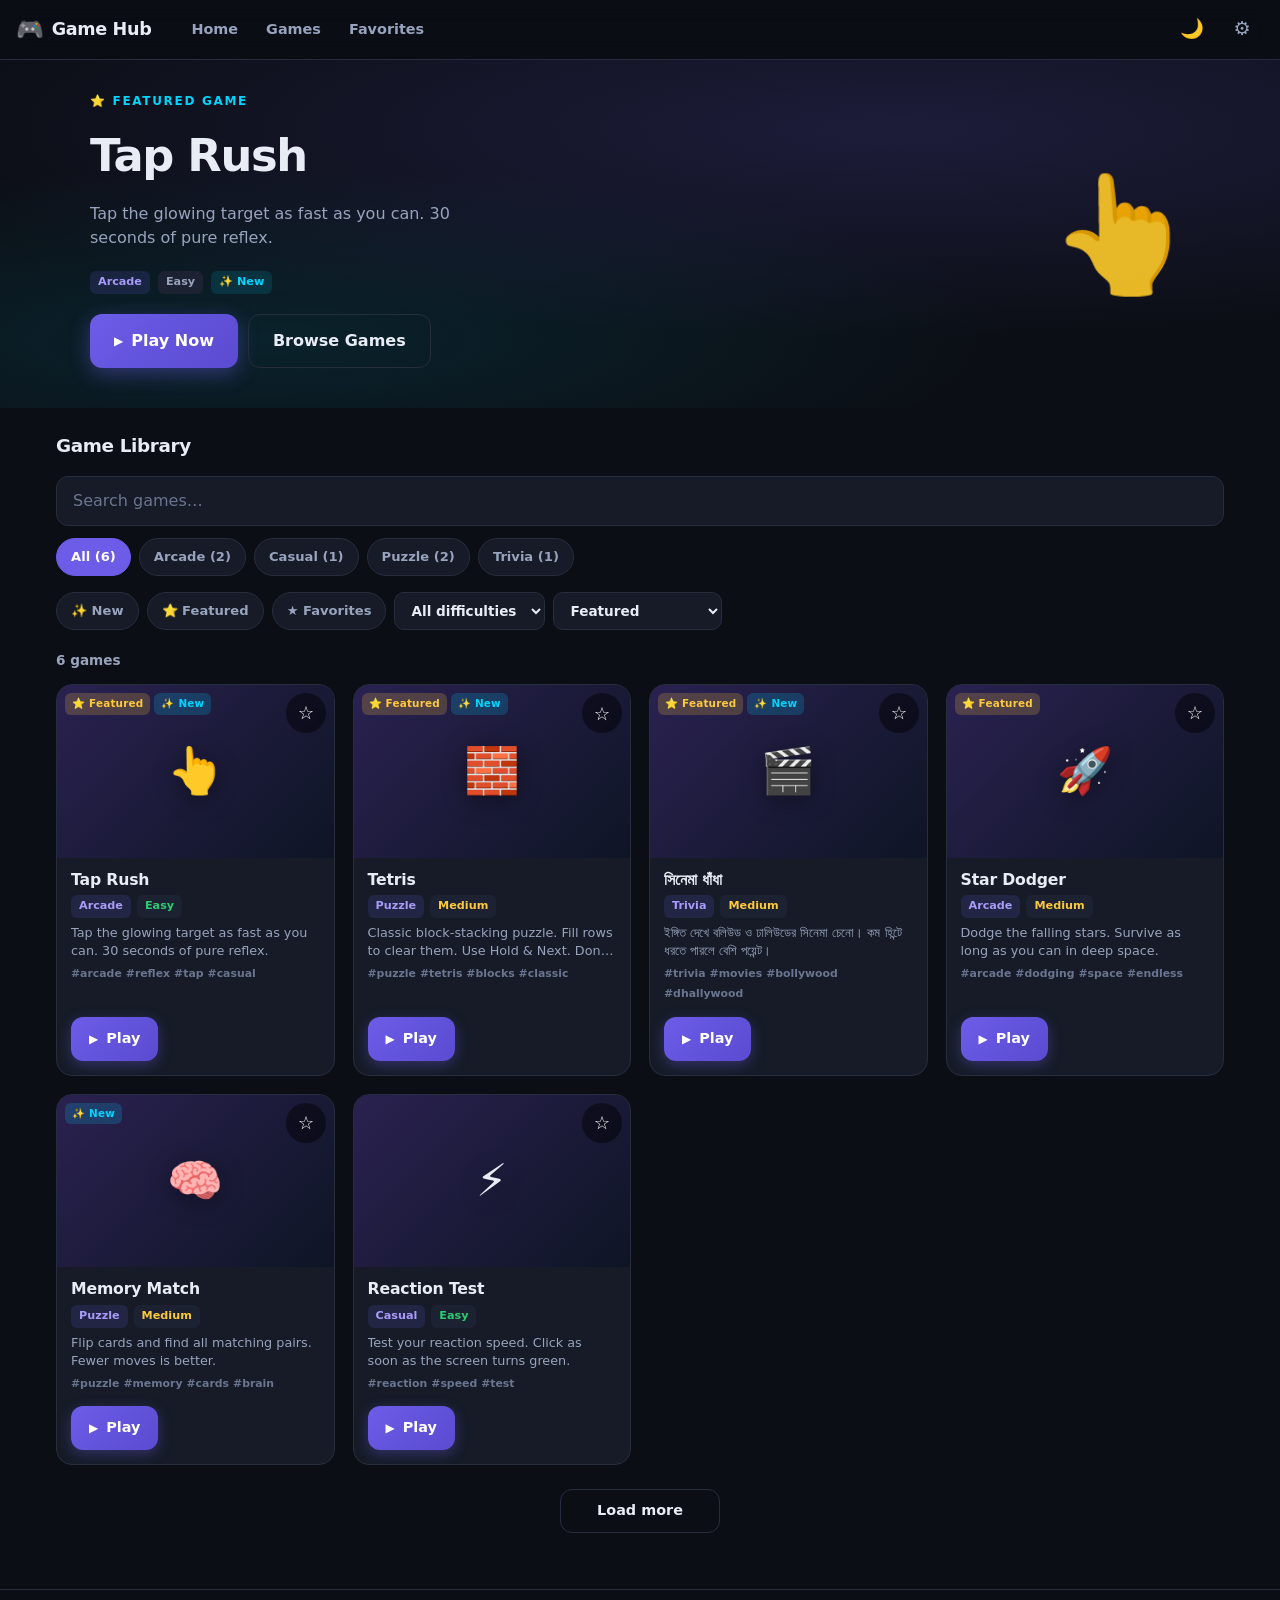
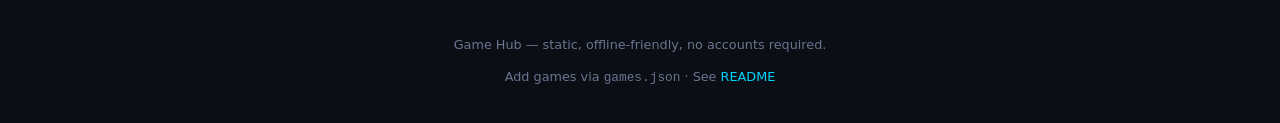
<file: index.html>
<!DOCTYPE html>
<html lang="en" data-theme="dark">
<head>
  <meta charset="utf-8">
  <meta name="viewport" content="width=device-width, initial-scale=1, viewport-fit=cover">
  <meta name="theme-color" content="#0b0e14">
  <meta name="description" content="Game Hub — a fast, static library of instant-play browser games.">
  <title>Game Hub</title>
  <link rel="stylesheet" href="css/style.css">
</head>
<body>
  <a class="skip-link" href="#library">Skip to games</a>

  <!-- ========== HEADER ========== -->
  <header class="site-header">
    <a class="logo" href="./">
      <span class="logo-icon" aria-hidden="true">🎮</span>
      <span>Game Hub</span>
    </a>

    <nav class="main-nav" id="main-nav" aria-label="Main">
      <a class="nav-link" href="./">Home</a>
      <a class="nav-link" href="#library">Games</a>
      <a class="nav-link" href="#library" data-action="show-favorites">Favorites</a>
    </nav>

    <div class="header-actions">
      <button type="button" class="icon-btn" id="theme-toggle" aria-label="Switch theme">🌙</button>
      <button type="button" class="icon-btn" id="settings-btn" aria-label="Settings">⚙️</button>
      <button type="button" class="icon-btn menu-btn" id="menu-btn" aria-label="Menu" aria-expanded="false" aria-controls="main-nav">☰</button>
    </div>
  </header>

  <main>
    <!-- ========== HERO ========== -->
    <section class="hero" id="hero" aria-label="Featured game">
      <!-- filled by JS -->
    </section>

    <!-- ========== RECENTLY PLAYED ========== -->
    <section class="section" id="recent-section" hidden>
      <div class="section-header">
        <h2 class="section-title">Recently Played</h2>
        <button type="button" class="clear-recent-btn" data-action="clear-recent">Clear</button>
      </div>
      <div class="recent-row" id="recent-row"></div>
    </section>

    <!-- ========== LIBRARY ========== -->
    <section class="section" id="library">
      <div class="section-header">
        <h2 class="section-title">Game Library</h2>
      </div>

      <div class="toolbar">
        <div class="search-wrap">
          <label class="sr-only" for="search-input">Search games</label>
          <input type="search" id="search-input" placeholder="Search games…" autocomplete="off" enterkeyhint="search">
          <button type="button" class="search-clear" id="search-clear" hidden aria-label="Clear search">✕</button>
        </div>

        <div class="filter-row" id="category-chips" role="group" aria-label="Categories">
          <!-- filled by JS -->
        </div>

        <div class="filter-row">
          <button type="button" class="toggle-chip" data-toggle="new" aria-pressed="false">✨ New</button>
          <button type="button" class="toggle-chip" data-toggle="featured" aria-pressed="false">⭐ Featured</button>
          <button type="button" class="toggle-chip" data-toggle="favorites" aria-pressed="false">★ Favorites</button>

          <div class="select-wrap">
            <label class="sr-only" for="difficulty-select">Difficulty</label>
            <select id="difficulty-select">
              <option value="All">All difficulties</option>
            </select>
          </div>

          <div class="select-wrap">
            <label class="sr-only" for="sort-select">Sort by</label>
            <select id="sort-select">
              <option value="featured">Featured</option>
              <option value="newest">Newest</option>
              <option value="alphabetical">A–Z</option>
              <option value="recent">Recently Played</option>
              <option value="plays">Most Played</option>
              <option value="favorites">Favorites First</option>
            </select>
          </div>
        </div>
      </div>

      <div class="results-bar">
        <span class="results-count" id="results-count"></span>
        <button type="button" class="reset-btn" id="reset-filters" hidden>Reset filters</button>
      </div>

      <div id="library-status" aria-live="polite"></div>
      <div class="game-grid" id="game-grid" role="list"></div>

      <div class="load-more-wrap">
        <button type="button" class="btn btn-ghost" id="load-more" hidden>Load more</button>
      </div>
    </section>
  </main>

  <footer class="site-footer">
    <p>Game Hub — static, offline-friendly, no accounts required.</p>
    <p>Add games via <code>games.json</code> · See <a href="README.md">README</a></p>
  </footer>

  <!-- ========== DETAIL MODAL ========== -->
  <div class="modal" id="detail-modal" hidden role="dialog" aria-modal="true" aria-labelledby="detail-title">
    <div class="modal-backdrop" data-close-modal></div>
    <div class="modal-panel">
      <div class="modal-header">
        <h2 class="modal-title">Game Details</h2>
        <button type="button" class="modal-close" data-close-modal aria-label="Close">✕</button>
      </div>
      <div class="modal-body" id="detail-content"></div>
    </div>
  </div>

  <!-- ========== SETTINGS MODAL ========== -->
  <div class="modal" id="settings-modal" hidden role="dialog" aria-modal="true" aria-labelledby="settings-title">
    <div class="modal-backdrop" data-close-modal></div>
    <div class="modal-panel">
      <div class="modal-header">
        <h2 class="modal-title" id="settings-title">Settings</h2>
        <button type="button" class="modal-close" data-close-modal aria-label="Close">✕</button>
      </div>
      <div class="modal-body">
        <div class="settings-group">
          <h3>Appearance</h3>
          <div class="setting-row">
            <div>
              <div class="setting-label">Theme</div>
              <div class="setting-desc">Dark, light, or match system</div>
            </div>
            <select id="setting-theme">
              <option value="dark">Dark</option>
              <option value="light">Light</option>
              <option value="system">System</option>
            </select>
          </div>
          <div class="setting-row">
            <div>
              <div class="setting-label">Reduce motion</div>
              <div class="setting-desc">Minimize animations</div>
            </div>
            <input type="checkbox" id="setting-motion">
          </div>
          <div class="setting-row">
            <div>
              <div class="setting-label">Compact cards</div>
              <div class="setting-desc">Smaller cards, denser grid</div>
            </div>
            <input type="checkbox" id="setting-compact">
          </div>
        </div>

        <div class="settings-group danger-zone">
          <h3>Data</h3>
          <button type="button" class="btn btn-ghost" id="clear-favorites">Clear favorites</button>
          <button type="button" class="btn btn-ghost" id="clear-recent">Clear recently played</button>
          <button type="button" class="btn btn-ghost" id="clear-plays">Clear play counts</button>
          <button type="button" class="btn btn-ghost" id="reset-all">Reset all Game Hub data</button>
          <p id="storage-note"></p>
        </div>
      </div>
    </div>
  </div>

  <!-- Toasts -->
  <div id="toast-region" aria-live="polite" aria-atomic="true"></div>

  <script src="js/storage.js"></script>
  <script src="js/games.js"></script>
  <script src="js/ui.js"></script>
  <script src="js/app.js"></script>
</body>
</html>
</file>
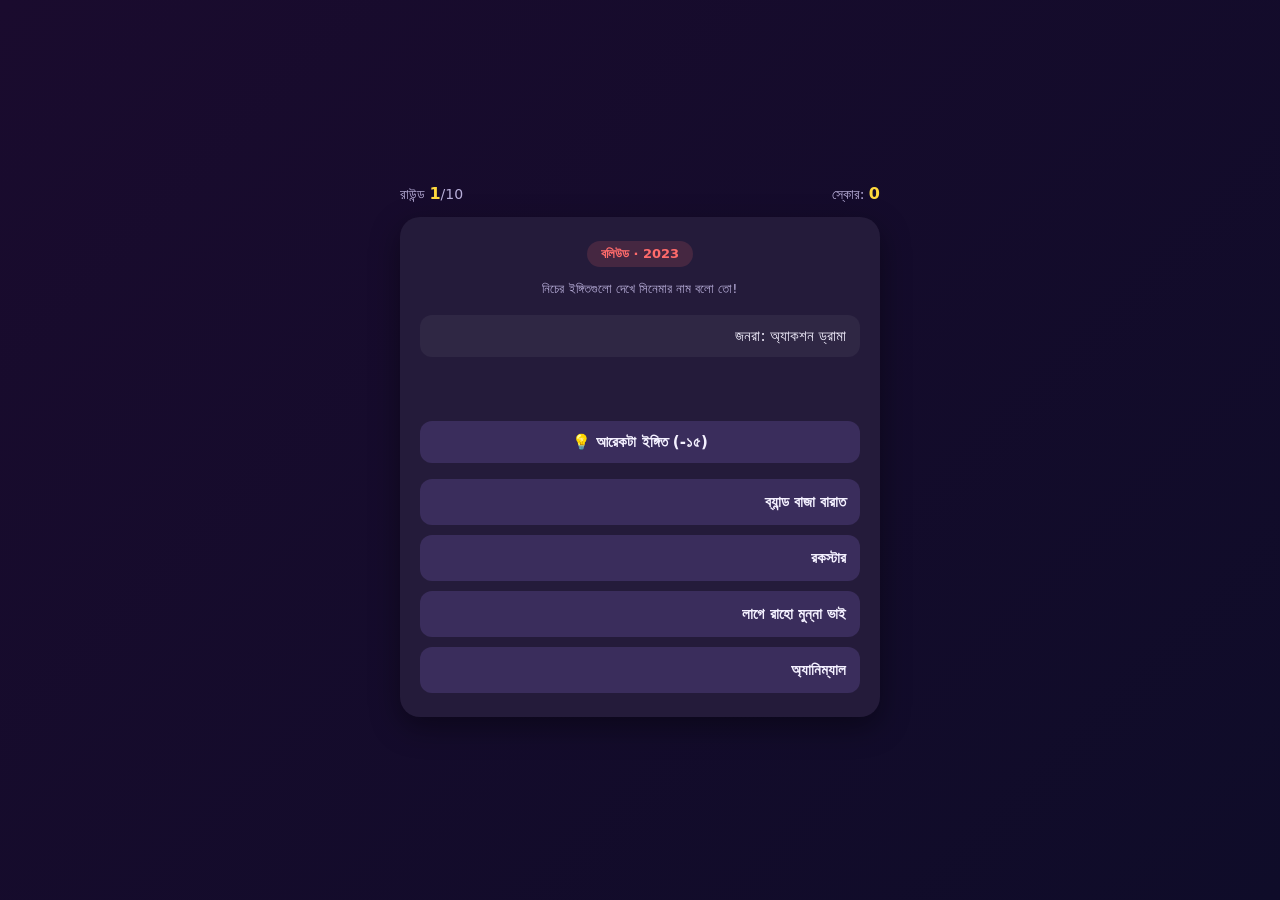
<file: games/cinemle/index.html>
<!DOCTYPE html>
<html lang="bn">
<head>
<meta charset="UTF-8">
<meta name="viewport" content="width=device-width, initial-scale=1.0">
<title>সিনেমা ধাঁধা - Cinema Clue</title>
<style>
  :root{
    --bg1:#1a0b2e; --bg2:#0f0c29; --accent:#ff6b6b; --accent2:#ffd93d;
    --card:#241b3a; --text:#f4f1ff; --muted:#b8aed9; --good:#4caf50; --bad:#e74c3c;
  }
  *{box-sizing:border-box;}
  body{
    margin:0; min-height:100vh; font-family:"Segoe UI",system-ui,sans-serif;
    background:linear-gradient(135deg,var(--bg1),var(--bg2));
    color:var(--text); display:flex; align-items:center; justify-content:center;
    padding:16px;
  }
  .wrap{width:100%; max-width:480px;}
  .topbar{display:flex; justify-content:space-between; align-items:center; margin-bottom:14px; font-size:14px; color:var(--muted);}
  .topbar b{color:var(--accent2); font-size:16px;}
  .card{
    background:var(--card); border-radius:20px; padding:24px 20px;
    box-shadow:0 10px 30px rgba(0,0,0,.4); text-align:center;
  }
  h1{font-size:22px; margin:0 0 4px;}
  .sub{color:var(--muted); font-size:13px; margin-bottom:18px;}
  .meta{
    display:inline-block; background:rgba(255,107,107,.15); color:var(--accent);
    padding:5px 14px; border-radius:999px; font-size:13px; font-weight:600; margin-bottom:14px;
  }
  .hints{min-height:90px; text-align:right; direction:rtl;}
  .hint-line{
    background:rgba(255,255,255,.05); border-radius:12px; padding:10px 14px;
    margin-bottom:8px; font-size:15px; line-height:1.5; animation:fadeIn .35s ease;
  }
  @keyframes fadeIn{from{opacity:0; transform:translateY(-6px);} to{opacity:1; transform:translateY(0);}}
  .btnrow{display:flex; gap:10px; margin:16px 0;}
  button{
    font-family:inherit; cursor:pointer; border:none; border-radius:12px;
    padding:12px 16px; font-size:15px; font-weight:600; transition:.15s transform;
  }
  button:active{transform:scale(.96);}
  .btn-hint{flex:1; background:#3a2d5c; color:var(--text);}
  .btn-hint:disabled{opacity:.35; cursor:default;}
  .options{display:grid; gap:10px; margin-top:6px; direction:rtl;}
  .opt{background:#3a2d5c; color:var(--text); text-align:right; padding:14px; border-radius:12px; font-size:15px;}
  .opt.correct{background:var(--good)!important;}
  .opt.wrong{background:var(--bad)!important;}
  .opt:disabled{cursor:default;}
  .footer{margin-top:18px; display:flex; justify-content:center;}
  .btn-primary{background:linear-gradient(135deg,var(--accent),#ff9068); color:#fff; padding:12px 28px;}
  .score-big{font-size:44px; font-weight:800; color:var(--accent2); margin:6px 0;}
  .end .card{padding:32px 20px;}
</style>
</head>
<body>
<div class="wrap">
  <div class="topbar">
    <span>রাউন্ড <b id="roundNo">1</b>/<span id="roundTotal">10</span></span>
    <span>স্কোর: <b id="scoreDisp">0</b></span>
  </div>

  <div class="card" id="gameCard">
    <div class="meta" id="metaTag">বলিউড · ১৯৯০</div>
    <div class="sub">নিচের ইঙ্গিতগুলো দেখে সিনেমার নাম বলো তো!</div>
    <div class="hints" id="hintsBox"></div>

    <div class="btnrow">
      <button class="btn-hint" id="hintBtn">💡 আরেকটা ইঙ্গিত (-১৫)</button>
    </div>

    <div class="options" id="optionsBox"></div>
  </div>

  <div class="footer" id="nextFooter" style="display:none;">
    <button class="btn-primary" id="nextBtn">পরের প্রশ্ন ➜</button>
  </div>
</div>

<script>
const MOVIES = [
  {
    "name": "শোলে",
    "meta": "বলিউড · 1975",
    "hints": [
      "জনরা: অ্যাকশন-ড্রামা",
      "মুক্তি ১৯৭৫ সালে",
      "একজন ভিলেনের নাম 'গব্বর সিং'",
      "প্রধান অভিনেতা অমিতাভ বচ্চন",
      "🐎🔫🏜️ দুই বন্ধু মিলে গ্রাম বাঁচায়"
    ]
  },
  {
    "name": "মুঘল-ই-আজম",
    "meta": "বলিউড · 1960",
    "hints": [
      "জনরা: ঐতিহাসিক রোমান্স",
      "মুক্তি ১৯৬০ সালে",
      "সম্রাট আকবর ও তার পুত্রের দ্বন্দ্ব নিয়ে গল্প",
      "প্রধান অভিনেত্রী মধুবালা",
      "👑💃🕌 একটা নাচের দৃশ্য কিংবদন্তি হয়ে আছে"
    ]
  },
  {
    "name": "দিলওয়ালে দুলহানিয়া লে জায়েঙ্গে",
    "meta": "বলিউড · 1995",
    "hints": [
      "জনরা: রোমান্স",
      "মুক্তি ১৯৯৫ সালে",
      "ইউরোপ ট্যুরে দুই তরুণের প্রথম দেখা",
      "প্রধান অভিনেতা শাহরুখ খান",
      "🚂🌾💛 সরিষা ক্ষেতের দৃশ্য আইকনিক"
    ]
  },
  {
    "name": "কুচ কুচ হোতা হ্যায়",
    "meta": "বলিউড · 1998",
    "hints": [
      "জনরা: রোমান্টিক ড্রামা",
      "মুক্তি ১৯৯৮ সালে",
      "কলেজ বন্ধুত্ব থেকে প্রেমের গল্প",
      "প্রধান অভিনেতা শাহরুখ খান",
      "💌🎓👗 নায়িকা টমবয় থেকে বদলে যায়"
    ]
  },
  {
    "name": "থ্রি ইডিয়টস",
    "meta": "বলিউড · 2009",
    "hints": [
      "জনরা: কমেডি-ড্রামা",
      "মুক্তি ২০০৯ সালে",
      "একটা ইঞ্জিনিয়ারিং কলেজের গল্প",
      "প্রধান অভিনেতা আমির খান",
      "🎓📚😂 'অল ইজ ওয়েল' ডায়ালগ বিখ্যাত"
    ]
  },
  {
    "name": "দঙ্গল",
    "meta": "বলিউড · 2016",
    "hints": [
      "জনরা: স্পোর্টস ড্রামা",
      "মুক্তি ২০১৬ সালে",
      "একজন বাবা তার মেয়েদের কুস্তিগীর বানান",
      "প্রধান অভিনেতা আমির খান",
      "🤼‍♀️🥇 সত্যি ঘটনা অবলম্বনে"
    ]
  },
  {
    "name": "লগান",
    "meta": "বলিউড · 2001",
    "hints": [
      "জনরা: স্পোর্টস-পিরিয়ড ড্রামা",
      "মুক্তি ২০০১ সালে",
      "ব্রিটিশ আমলে কর মকুবের জন্য একটা ম্যাচ",
      "প্রধান অভিনেতা আমির খান",
      "🏏☀️ পুরো গ্রামের ভাগ্য বাজিতে"
    ]
  },
  {
    "name": "জিন্দেগি না মিলেগি দোবারা",
    "meta": "বলিউড · 2011",
    "hints": [
      "জনরা: রোড ট্রিপ ড্রামা",
      "মুক্তি ২০১১ সালে",
      "তিন বন্ধু স্পেনে বেড়াতে যায়",
      "প্রধান অভিনেতা হৃতিক রোশন",
      "🚗🇪🇸🍷 নাম মানে 'জীবন আবার আসবে না'"
    ]
  },
  {
    "name": "গালি বয়",
    "meta": "বলিউড · 2019",
    "hints": [
      "জনরা: মিউজিক্যাল ড্রামা",
      "মুক্তি ২০১৯ সালে",
      "মুম্বাইয়ের বস্তির এক র‍্যাপারের গল্প",
      "প্রধান অভিনেতা রণবীর সিং",
      "🎤🏙️🔥 হিপ-হপ কালচার নিয়ে সিনেমা"
    ]
  },
  {
    "name": "পিকে",
    "meta": "বলিউড · 2014",
    "hints": [
      "জনরা: সাই-ফাই কমেডি",
      "মুক্তি ২০১৪ সালে",
      "এক ভিনগ্রহী পৃথিবীতে এসে ধর্ম নিয়ে প্রশ্ন তোলে",
      "প্রধান অভিনেতা আমির খান",
      "👽📡❓ রিমোট কন্ট্রোল খুঁজে বেড়ায়"
    ]
  },
  {
    "name": "বজরঙ্গি ভাইজান",
    "meta": "বলিউড · 2015",
    "hints": [
      "জনরা: ড্রামা",
      "মুক্তি ২০১৫ সালে",
      "এক পাকিস্তানি বোবা মেয়েকে দেশে ফেরানোর গল্প",
      "প্রধান অভিনেতা সালমান খান",
      "🇮🇳🇵🇰❤️ সীমান্ত পেরিয়ে মানবিকতার গল্প"
    ]
  },
  {
    "name": "চাক দে ইন্ডিয়া",
    "meta": "বলিউড · 2007",
    "hints": [
      "জনরা: স্পোর্টস ড্রামা",
      "মুক্তি ২০০৭ সালে",
      "জাতীয় মহিলা হকি দলের গল্প",
      "প্রধান অভিনেতা শাহরুখ খান",
      "🏑🇮🇳 কোচ চরিত্রে শাহরুখ"
    ]
  },
  {
    "name": "স্বদেশ",
    "meta": "বলিউড · 2004",
    "hints": [
      "জনরা: ড্রামা",
      "মুক্তি ২০০৪ সালে",
      "NASA-র এক ইঞ্জিনিয়ার গ্রামে ফিরে আসে",
      "প্রধান অভিনেতা শাহরুখ খান",
      "🛰️🏡🇮🇳 বিদ্যুৎ না থাকা এক গ্রামের গল্প"
    ]
  },
  {
    "name": "তারে জামিন পার",
    "meta": "বলিউড · 2007",
    "hints": [
      "জনরা: ড্রামা",
      "মুক্তি ২০০৭ সালে",
      "ডিসলেক্সিয়া আক্রান্ত এক শিশুর গল্প",
      "প্রধান অভিনেতা আমির খান (পরিচালকও)",
      "🎨✏️👦 একজন শিক্ষক বদলে দেন শিশুর জীবন"
    ]
  },
  {
    "name": "জোধা আকবর",
    "meta": "বলিউড · 2008",
    "hints": [
      "জনরা: ঐতিহাসিক রোমান্স",
      "মুক্তি ২০০৮ সালে",
      "সম্রাট আকবর ও রাজপুত রাজকন্যার বিয়ে",
      "প্রধান অভিনেতা হৃতিক রোশন",
      "👑💍🗡️ রাজনৈতিক বিয়ে থেকে প্রেমের গল্প"
    ]
  },
  {
    "name": "দেবদাস",
    "meta": "বলিউড · 2002",
    "hints": [
      "জনরা: ট্র্যাজিক রোমান্স",
      "মুক্তি ২০০২ সালে",
      "শরৎচন্দ্রের উপন্যাস অবলম্বনে",
      "প্রধান অভিনেতা শাহরুখ খান",
      "🍷💔 নায়ক মদ্যপানে নিজেকে ধ্বংস করে"
    ]
  },
  {
    "name": "কাভি খুশি কাভি গম",
    "meta": "বলিউড · 2001",
    "hints": [
      "জনরা: ফ্যামিলি ড্রামা",
      "মুক্তি ২০০১ সালে",
      "এক ধনী পরিবারে দত্তক পুত্রের গল্প",
      "প্রধান অভিনেতা শাহরুখ খান, অমিতাভ বচ্চন",
      "👨‍👩‍👧‍👦💔 পারিবারিক সম্পর্কের টানাপোড়েন"
    ]
  },
  {
    "name": "হাম আপকে হ্যায় কৌন",
    "meta": "বলিউড · 1994",
    "hints": [
      "জনরা: ফ্যামিলি মিউজিক্যাল",
      "মুক্তি ১৯৯৪ সালে",
      "দুই পরিবারের বিয়ে নিয়ে গল্প",
      "প্রধান অভিনেতা সালমান খান",
      "💒🎶🐕 একটা পোষা কুকুরও বড় ভূমিকা রাখে"
    ]
  },
  {
    "name": "আন্দাজ আপনা আপনা",
    "meta": "বলিউড · 1994",
    "hints": [
      "জনরা: কমেডি",
      "মুক্তি ১৯৯৪ সালে",
      "দুই বেকার যুবকের ধনী মেয়ে পটানোর চেষ্টা",
      "প্রধান অভিনেতা আমির খান, সালমান খান",
      "😂💰 কাল্ট কমেডি ক্লাসিক"
    ]
  },
  {
    "name": "রাঙ দে বাসন্তী",
    "meta": "বলিউড · 2006",
    "hints": [
      "জনরা: পলিটিক্যাল ড্রামা",
      "মুক্তি ২০০৬ সালে",
      "তরুণদের রাজনৈতিক জাগরণের গল্প",
      "প্রধান অভিনেতা আমির খান",
      "🇮🇳✊🎬 বিপ্লবী শহীদদের নিয়ে ডকুমেন্টারি বানাতে গিয়ে বদলে যায় জীবন"
    ]
  },
  {
    "name": "ওম শান্তি ওম",
    "meta": "বলিউড · 2007",
    "hints": [
      "জনরা: রিইনকার্নেশন ড্রামা",
      "মুক্তি ২০০৭ সালে",
      "এক জুনিয়র আর্টিস্টের পুনর্জন্মের গল্প",
      "প্রধান অভিনেতা শাহরুখ খান",
      "🎬🔥👻 আগুনে পুড়ে মৃত্যুর পর ফিরে আসে"
    ]
  },
  {
    "name": "চেন্নাই এক্সপ্রেস",
    "meta": "বলিউড · 2013",
    "hints": [
      "জনরা: রোমান্টিক কমেডি",
      "মুক্তি ২০১৩ সালে",
      "ট্রেনে ভুল করে দক্ষিণ ভারতে পৌঁছে যাওয়া",
      "প্রধান অভিনেতা শাহরুখ খান",
      "🚂🥥😂 'ডোন্ট আন্ডারএস্টিমেট দ্য পাওয়ার অফ আ কমন ম্যান'"
    ]
  },
  {
    "name": "কাল হো না হো",
    "meta": "বলিউড · 2003",
    "hints": [
      "জনরা: রোমান্টিক ড্রামা",
      "মুক্তি ২০০৩ সালে",
      "হৃদরোগে আক্রান্ত এক যুবকের ত্যাগের গল্প",
      "প্রধান অভিনেতা শাহরুখ খান",
      "💔⏳🎶 টাইটেল গানটা তুমুল জনপ্রিয়"
    ]
  },
  {
    "name": "বীর জারা",
    "meta": "বলিউড · 2004",
    "hints": [
      "জনরা: ক্রস-বর্ডার রোমান্স",
      "মুক্তি ২০০৪ সালে",
      "ভারত-পাকিস্তান বিভক্ত এক প্রেমের গল্প",
      "প্রধান অভিনেতা শাহরুখ খান",
      "🇮🇳🇵🇰💌 বহু বছর পর আদালতে দেখা"
    ]
  },
  {
    "name": "মুন্না ভাই এমবিবিএস",
    "meta": "বলিউড · 2003",
    "hints": [
      "জনরা: কমেডি-ড্রামা",
      "মুক্তি ২০০৩ সালে",
      "এক গুন্ডা ডাক্তার হওয়ার নাটক করে",
      "প্রধান অভিনেতা সঞ্জয় দত্ত",
      "🩺😂 'জাদু কি ঝাপ্পি' বিখ্যাত ডায়ালগ"
    ]
  },
  {
    "name": "লাগে রাহো মুন্না ভাই",
    "meta": "বলিউড · 2006",
    "hints": [
      "জনরা: কমেডি-ড্রামা",
      "মুক্তি ২০০৬ সালে",
      "গান্ধীজীর ভূত এক গুন্ডাকে পথ দেখায়",
      "প্রধান অভিনেতা সঞ্জয় দত্ত",
      "☮️👻 'গান্ধীগিরি' শব্দটা জনপ্রিয় করে এই সিনেমা"
    ]
  },
  {
    "name": "কহানি",
    "meta": "বলিউড · 2012",
    "hints": [
      "জনরা: থ্রিলার",
      "মুক্তি ২০১২ সালে",
      "কলকাতায় নিখোঁজ স্বামী খুঁজতে আসা এক গর্ভবতী নারী",
      "প্রধান অভিনেত্রী বিদ্যা বালান",
      "🕵️‍♀️🌆 টুইস্ট এন্ডিং নিয়ে আলোচিত"
    ]
  },
  {
    "name": "গ্যাংস অফ ওয়াসিপুর",
    "meta": "বলিউড · 2012",
    "hints": [
      "জনরা: ক্রাইম ড্রামা",
      "মুক্তি ২০১২ সালে",
      "কয়লা খনি এলাকায় তিন প্রজন্মের প্রতিশোধের গল্প",
      "পরিচালক অনুরাগ কাশ্যপ",
      "⛏️🔫 দুই পর্বে মুক্তি পেয়েছিল"
    ]
  },
  {
    "name": "জাওয়ান",
    "meta": "বলিউড · 2023",
    "hints": [
      "জনরা: অ্যাকশন থ্রিলার",
      "মুক্তি ২০২৩ সালে",
      "বাবা-ছেলে দুই চরিত্রেই একই অভিনেতা",
      "প্রধান অভিনেতা শাহরুখ খান",
      "🚔👮‍♂️ নারী বন্দিদের নিয়ে একটা টিম গঠন করে"
    ]
  },
  {
    "name": "পাঠান",
    "meta": "বলিউড · 2023",
    "hints": [
      "জনরা: স্পাই অ্যাকশন",
      "মুক্তি ২০২৩ সালে",
      "এক ভারতীয় গুপ্তচরের বিশ্বব্যাপী মিশন",
      "প্রধান অভিনেতা শাহরুখ খান",
      "🕶️💥 শাহরুখের কামব্যাক সিনেমা হিসেবে পরিচিত"
    ]
  },
  {
    "name": "বাজিরাও মাস্তানি",
    "meta": "বলিউড · 2015",
    "hints": [
      "জনরা: ঐতিহাসিক রোমান্স",
      "মুক্তি ২০১৫ সালে",
      "এক মারাঠা সেনাপতি ও তার দ্বিতীয় স্ত্রীর গল্প",
      "প্রধান অভিনেতা রণবীর সিং",
      "⚔️💃 পরিচালক সঞ্জয় লীলা বনশালি"
    ]
  },
  {
    "name": "পদ্মাবত",
    "meta": "বলিউড · 2018",
    "hints": [
      "জনরা: ঐতিহাসিক ড্রামা",
      "মুক্তি ২০১৮ সালে",
      "রাজপুত রানী ও এক আক্রমণকারী সুলতানের গল্প",
      "প্রধান অভিনেত্রী দীপিকা পাড়ুকোন",
      "👑🔥 মুক্তির আগে বিতর্কের মুখে পড়েছিল"
    ]
  },
  {
    "name": "সঞ্জু",
    "meta": "বলিউড · 2018",
    "hints": [
      "জনরা: বায়োপিক",
      "মুক্তি ২০১৮ সালে",
      "এক বিতর্কিত অভিনেতার জীবনী",
      "প্রধান অভিনেতা রণবীর কাপুর",
      "🎬📰 সঞ্জয় দত্তের জীবনের উপর ভিত্তি করে বানানো"
    ]
  },
  {
    "name": "উরি: দ্য সার্জিক্যাল স্ট্রাইক",
    "meta": "বলিউড · 2019",
    "hints": [
      "জনরা: মিলিটারি অ্যাকশন",
      "মুক্তি ২০১৯ সালে",
      "সীমান্তে এক সামরিক অভিযানের গল্প",
      "প্রধান অভিনেতা বিকি কৌশল",
      "🪖🇮🇳 'হাউ'জ দ্য জোশ' ডায়ালগ ভাইরাল হয়েছিল"
    ]
  },
  {
    "name": "আর্টিকেল ১৫",
    "meta": "বলিউড · 2019",
    "hints": [
      "জনরা: ক্রাইম ড্রামা",
      "মুক্তি ২০১৯ সালে",
      "গ্রামে জাতিভেদ নিয়ে এক পুলিশ অফিসারের তদন্ত",
      "প্রধান অভিনেতা আয়ুষ্মান খুরানা",
      "⚖️🔎 সংবিধানের একটা ধারার নামেই সিনেমার নাম"
    ]
  },
  {
    "name": "অ্যান্ধাধুন",
    "meta": "বলিউড · 2018",
    "hints": [
      "জনরা: ক্রাইম থ্রিলার",
      "মুক্তি ২০১৮ সালে",
      "এক অন্ধ পিয়ানিস্ট এক খুনের সাক্ষী হয়ে যায়",
      "প্রধান অভিনেতা আয়ুষ্মান খুরানা",
      "🎹🙈 টুইস্টের পর টুইস্ট নিয়ে বিখ্যাত"
    ]
  },
  {
    "name": "স্ত্রী",
    "meta": "বলিউড · 2018",
    "hints": [
      "জনরা: হরর কমেডি",
      "মুক্তি ২০১৮ সালে",
      "এক শহরে রাতে ভূত ডেকে নিয়ে যায় পুরুষদের",
      "প্রধান অভিনেতা রাজকুম্মার রাও",
      "👻🧵 'ও স্ত্রী কাল আনা' বিখ্যাত সংলাপ"
    ]
  },
  {
    "name": "বধাই হো",
    "meta": "বলিউড · 2018",
    "hints": [
      "জনরা: কমেডি-ড্রামা",
      "মুক্তি ২০১৮ সালে",
      "মধ্যবয়সে বাবা-মায়ের সন্তান আসার ঘটনায় লজ্জা পায় ছেলে",
      "প্রধান অভিনেতা আয়ুষ্মান খুরানা",
      "🤰😳 সামাজিক ট্যাবু নিয়ে হাস্যরসাত্মক গল্প"
    ]
  },
  {
    "name": "কুইন",
    "meta": "বলিউড · 2013",
    "hints": [
      "জনরা: ড্রামা",
      "মুক্তি ২০১৩ সালে",
      "বিয়ে ভাঙার পর একা হানিমুনে যাওয়া এক মেয়ের গল্প",
      "প্রধান অভিনেত্রী কঙ্গনা রানাউত",
      "✈️💪 নিজেকে নতুন করে আবিষ্কারের গল্প"
    ]
  },
  {
    "name": "পিঙ্ক",
    "meta": "বলিউড · 2016",
    "hints": [
      "জনরা: কোর্টরুম ড্রামা",
      "মুক্তি ২০১৬ সালে",
      "তিন তরুণীর বিরুদ্ধে মিথ্যা মামলার লড়াই",
      "প্রধান অভিনেতা অমিতাভ বচ্চন",
      "⚖️✊ 'নো মিনস নো' বার্তা নিয়ে সিনেমা"
    ]
  },
  {
    "name": "তনু ওয়েডস মনু",
    "meta": "বলিউড · 2011",
    "hints": [
      "জনরা: রোমান্টিক কমেডি",
      "মুক্তি ২০১১ সালে",
      "এক জেদী মেয়ের বিয়ে নিয়ে জটিলতা",
      "প্রধান অভিনেতা আর. মাধবন, কঙ্গনা রানাউত",
      "💍😅 ছোট শহরের বিয়ের প্রেক্ষাপটে গল্প"
    ]
  },
  {
    "name": "ব্যান্ড বাজা বারাত",
    "meta": "বলিউড · 2010",
    "hints": [
      "জনরা: রোমান্টিক কমেডি",
      "মুক্তি ২০১০ সালে",
      "দুই তরুণ-তরুণী মিলে বিয়ের ইভেন্ট বিজনেস শুরু করে",
      "প্রধান অভিনেতা রণবীর সিং",
      "💒📋 বন্ধুত্ব থেকে প্রেমের গল্প"
    ]
  },
  {
    "name": "ইয়ে জাওয়ানি হ্যায় দিওয়ানি",
    "meta": "বলিউড · 2013",
    "hints": [
      "জনরা: রোমান্টিক ড্রামা",
      "মুক্তি ২০১৩ সালে",
      "কলেজ বন্ধুদের ৮ বছর পর পুনর্মিলন",
      "প্রধান অভিনেতা রণবীর কাপুর",
      "🏔️🎒 পাহাড়ে ট্রেকিং দিয়ে গল্প শুরু হয়"
    ]
  },
  {
    "name": "দিল চাহতা হ্যায়",
    "meta": "বলিউড · 2001",
    "hints": [
      "জনরা: বন্ধুত্বের ড্রামা",
      "মুক্তি ২০০১ সালে",
      "তিন বন্ধুর জীবনের বাঁক বদলের গল্প",
      "প্রধান অভিনেতা আমির খান",
      "👬🎉 গোয়া ট্রিপের দৃশ্য বিখ্যাত"
    ]
  },
  {
    "name": "জব উই মেট",
    "meta": "বলিউড · 2007",
    "hints": [
      "জনরা: রোমান্টিক কমেডি",
      "মুক্তি ২০০৭ সালে",
      "ট্রেনে হারিয়ে যাওয়া এক প্রাণবন্ত মেয়ের সাথে দেখা",
      "প্রধান অভিনেত্রী করিনা কাপুর",
      "🚂😄 'গীত' চরিত্রটা দর্শকপ্রিয় হয়ে ওঠে"
    ]
  },
  {
    "name": "রকস্টার",
    "meta": "বলিউড · 2011",
    "hints": [
      "জনরা: মিউজিক্যাল ড্রামা",
      "মুক্তি ২০১১ সালে",
      "এক সাধারণ ছেলে থেকে রকস্টার হয়ে ওঠার গল্প",
      "প্রধান অভিনেতা রণবীর কাপুর",
      "🎸💔 বিরহ থেকে সৃষ্টি হয় শিল্পীর কণ্ঠ"
    ]
  },
  {
    "name": "হাইওয়ে",
    "meta": "বলিউড · 2014",
    "hints": [
      "জনরা: রোড ড্রামা",
      "মুক্তি ২০১৪ সালে",
      "অপহৃত এক তরুণীর হাইওয়ে জার্নি",
      "পরিচালক ইমতিয়াজ আলী",
      "🛣️🚙 অপহরণকারীর সাথেই এক অদ্ভুত বন্ধন তৈরি হয়"
    ]
  },
  {
    "name": "মাসান",
    "meta": "বলিউড · 2015",
    "hints": [
      "জনরা: ড্রামা",
      "মুক্তি ২০১৫ সালে",
      "বেনারসের ঘাটের প্রেক্ষাপটে দুটো সমান্তরাল গল্প",
      "পরিচালক নীরাজ ঘেওয়ান",
      "🕯️🌊 কান চলচ্চিত্র উৎসবে পুরস্কৃত হয়েছিল"
    ]
  },
  {
    "name": "বিক্কি ডোনার",
    "meta": "বলিউড · 2012",
    "hints": [
      "জনরা: সোশ্যাল কমেডি",
      "মুক্তি ২০১২ সালে",
      "স্পার্ম ডোনেশন নিয়ে সামাজিক ট্যাবু ভাঙার গল্প",
      "প্রধান অভিনেতা আয়ুষ্মান খুরানা",
      "🩸😂 আয়ুষ্মানের ডেব্যু সিনেমা"
    ]
  },
  {
    "name": "বরফি",
    "meta": "বলিউড · 2012",
    "hints": [
      "জনরা: রোমান্টিক ড্রামা",
      "মুক্তি ২০১২ সালে",
      "বোবা-কালা এক তরুণের প্রেমের গল্প",
      "প্রধান অভিনেতা রণবীর কাপুর",
      "🤟🎭 নির্বাক কমেডির স্টাইলে বলা গল্প"
    ]
  },
  {
    "name": "হায়দার",
    "meta": "বলিউড · 2014",
    "hints": [
      "জনরা: পলিটিক্যাল ড্রামা",
      "মুক্তি ২০১৪ সালে",
      "শেক্সপিয়রের হ্যামলেট কাশ্মীরের প্রেক্ষাপটে",
      "প্রধান অভিনেতা শহীদ কাপুর",
      "🗡️❄️ পরিচালক বিশাল ভরদ্বাজ"
    ]
  },
  {
    "name": "ওমকারা",
    "meta": "বলিউড · 2006",
    "hints": [
      "জনরা: ক্রাইম ড্রামা",
      "মুক্তি ২০০৬ সালে",
      "শেক্সপিয়রের ওথেলো ভারতীয় গ্রামের প্রেক্ষাপটে",
      "পরিচালক বিশাল ভরদ্বাজ",
      "🔫🌾 রাজনৈতিক গ্যাং কালচার নিয়ে গল্প"
    ]
  },
  {
    "name": "কমিনে",
    "meta": "বলিউড · 2009",
    "hints": [
      "জনরা: ক্রাইম থ্রিলার",
      "মুক্তি ২০০৯ সালে",
      "জমজ দুই ভাইয়ের বিপরীত জীবনের গল্প",
      "প্রধান অভিনেতা শহীদ কাপুর",
      "👥🔫 একই অভিনেতা দুই চরিত্রে"
    ]
  },
  {
    "name": "রাজি",
    "meta": "বলিউড · 2018",
    "hints": [
      "জনরা: স্পাই থ্রিলার",
      "মুক্তি ২০১৮ সালে",
      "পাকিস্তানে বিয়ে করে গুপ্তচরবৃত্তি করা এক ভারতীয় নারী",
      "প্রধান অভিনেত্রী আলিয়া ভাট",
      "🕵️‍♀️💍 সত্যি ঘটনা অবলম্বনে লেখা উপন্যাস থেকে"
    ]
  },
  {
    "name": "উড়তা পাঞ্জাব",
    "meta": "বলিউড · 2016",
    "hints": [
      "জনরা: সোশ্যাল ড্রামা",
      "মুক্তি ২০১৬ সালে",
      "পাঞ্জাবের মাদক সমস্যা নিয়ে গল্প",
      "প্রধান অভিনেতা শাহিদ কাপুর",
      "💊🚨 মুক্তির আগে সেন্সর বোর্ডের সাথে বিরোধ হয়েছিল"
    ]
  },
  {
    "name": "পান সিং তোমার",
    "meta": "বলিউড · 2012",
    "hints": [
      "জনরা: বায়োপিক",
      "মুক্তি ২০১২ সালে",
      "এক জাতীয় অ্যাথলেট থেকে ডাকাত হয়ে ওঠার গল্প",
      "প্রধান অভিনেতা ইরফান খান",
      "🏃‍♂️🔫 সত্যি ঘটনা অবলম্বনে"
    ]
  },
  {
    "name": "দম লাগা কে হাইসা",
    "meta": "বলিউড · 2015",
    "hints": [
      "জনরা: রোমান্টিক ড্রামা",
      "মুক্তি ২০১৫ সালে",
      "অ্যারেঞ্জড ম্যারেজে শারীরিক গড়ন নিয়ে অস্বস্তি",
      "প্রধান অভিনেতা আয়ুষ্মান খুরানা",
      "💑😅 ১৯৯৫ সালের হরিদ্বারের প্রেক্ষাপটে"
    ]
  },
  {
    "name": "সুই ধাগা",
    "meta": "বলিউড · 2018",
    "hints": [
      "জনরা: ড্রামা",
      "মুক্তি ২০১৮ সালে",
      "স্থানীয় হস্তশিল্প নিয়ে এক দম্পতির উদ্যোক্তা হয়ে ওঠা",
      "প্রধান অভিনেতা বরুণ ধাওয়ান",
      "🧵👗 'মেক ইন ইন্ডিয়া' চেতনার গল্প"
    ]
  },
  {
    "name": "টয়লেট: এক প্রেম কথা",
    "meta": "বলিউড · 2017",
    "hints": [
      "জনরা: সোশ্যাল কমেডি",
      "মুক্তি ২০১৭ সালে",
      "স্বামীর বাড়িতে টয়লেট না থাকায় স্ত্রীর প্রতিবাদ",
      "প্রধান অভিনেতা অক্ষয় কুমার",
      "🚽😤 স্যানিটেশন সচেতনতা নিয়ে গল্প"
    ]
  },
  {
    "name": "পদ্মান",
    "meta": "বলিউড · 2018",
    "hints": [
      "জনরা: বায়োপিক",
      "মুক্তি ২০১৮ সালে",
      "কম দামে স্যানিটারি প্যাড বানানোর উদ্যোগ",
      "প্রধান অভিনেতা অক্ষয় কুমার",
      "🩸♻️ সত্যি ঘটনা অবলম্বনে"
    ]
  },
  {
    "name": "মিশন মঙ্গল",
    "meta": "বলিউড · 2019",
    "hints": [
      "জনরা: ড্রামা",
      "মুক্তি ২০১৯ সালে",
      "ISRO-র মঙ্গল অভিযান নিয়ে গল্প",
      "প্রধান অভিনেতা অক্ষয় কুমার",
      "🚀🔴 ভারতের মঙ্গলযান মিশন অনুপ্রাণিত"
    ]
  },
  {
    "name": "ছিছোরে",
    "meta": "বলিউড · 2019",
    "hints": [
      "জনরা: কমেডি-ড্রামা",
      "মুক্তি ২০১৯ সালে",
      "হোস্টেল বন্ধুত্ব ও সন্তানকে অনুপ্রেরণা দেওয়ার গল্প",
      "প্রধান অভিনেতা সুশান্ত সিং রাজপুত",
      "🏠🎓 ব্যর্থতা মানেই জীবনের শেষ না"
    ]
  },
  {
    "name": "কবির সিং",
    "meta": "বলিউড · 2019",
    "hints": [
      "জনরা: রোমান্টিক ড্রামা",
      "মুক্তি ২০১৯ সালে",
      "প্রেমে ব্যর্থ এক রগচটা সার্জনের গল্প",
      "প্রধান অভিনেতা শহীদ কাপুর",
      "💊😡 তেলুগু সিনেমার রিমেক"
    ]
  },
  {
    "name": "দ্য কেরালা স্টোরি",
    "meta": "বলিউড · 2023",
    "hints": [
      "জনরা: সোশ্যাল ড্রামা",
      "মুক্তি ২০২৩ সালে",
      "কেরালার এক নার্সিং ছাত্রীদের গল্প",
      "প্রধান অভিনেত্রী আদা শর্মা",
      "🎬⚠️ মুক্তির পর ব্যাপক বিতর্ক হয়েছিল"
    ]
  },
  {
    "name": "১২ থ ফেল",
    "meta": "বলিউড · 2023",
    "hints": [
      "জনরা: বায়োপিক",
      "মুক্তি ২০২৩ সালে",
      "১২ বার ব্যর্থ হয়ে IPS অফিসার হওয়ার গল্প",
      "প্রধান অভিনেতা বিক্রান্ত ম্যাসি",
      "📚🚓 সত্যি ঘটনা অবলম্বনে"
    ]
  },
  {
    "name": "অ্যানিম্যাল",
    "meta": "বলিউড · 2023",
    "hints": [
      "জনরা: অ্যাকশন ড্রামা",
      "মুক্তি ২০২৩ সালে",
      "বাবার ভালোবাসা না পাওয়া এক সন্তানের সহিংস প্রতিশোধ",
      "প্রধান অভিনেতা রণবীর কাপুর",
      "🔫👨‍👦 মুক্তির পর সহিংসতা নিয়ে সমালোচিত"
    ]
  },
  {
    "name": "রকি অউর রানি কি প্রেম কাহানি",
    "meta": "বলিউড · 2023",
    "hints": [
      "জনরা: রোমান্টিক কমেডি",
      "মুক্তি ২০২৩ সালে",
      "দুই ভিন্ন সংস্কৃতির পরিবারের প্রেম ও বিয়ের গল্প",
      "প্রধান অভিনেতা রণবীর সিং",
      "💃🕺 পরিচালক করণ জোহর"
    ]
  },
  {
    "name": "গদর: এক প্রেম কথা",
    "meta": "বলিউড · 2001",
    "hints": [
      "জনরা: অ্যাকশন রোমান্স",
      "মুক্তি ২০০১ সালে",
      "দেশভাগের পটভূমিতে এক ট্রাক চালকের প্রেম",
      "প্রধান অভিনেতা সানি দেওল",
      "🇮🇳🇵🇰💪 একটা হ্যান্ডপাম্প উপড়ে ফেলার দৃশ্য বিখ্যাত"
    ]
  },
  {
    "name": "তুমহারি সুলু",
    "meta": "বলিউড · 2017",
    "hints": [
      "জনরা: কমেডি-ড্রামা",
      "মুক্তি ২০১৭ সালে",
      "এক গৃহিণী রেডিও জকি হয়ে ওঠে",
      "প্রধান অভিনেত্রী বিদ্যা বালান",
      "📻🏠 নিজের স্বপ্ন খুঁজে পাওয়ার গল্প"
    ]
  },
  {
    "name": "দৃশ্যম",
    "meta": "বলিউড · 2015",
    "hints": [
      "জনরা: ক্রাইম থ্রিলার",
      "মুক্তি ২০১৫ সালে",
      "পরিবার বাঁচাতে এক বাবার নিখুঁত প্ল্যান",
      "প্রধান অভিনেতা অজয় দেবগন",
      "🕵️👨‍👩‍👧‍👦 মালয়ালম সিনেমার রিমেক"
    ]
  },
  {
    "name": "বদলা",
    "meta": "বলিউড · 2019",
    "hints": [
      "জনরা: থ্রিলার",
      "মুক্তি ২০১৯ সালে",
      "বন্ধ ঘরে এক খুনের রহস্য উন্মোচন",
      "প্রধান অভিনেতা অমিতাভ বচ্চন",
      "🚪🔒 স্প্যানিশ সিনেমার অফিসিয়াল রিমেক"
    ]
  },
  {
    "name": "তালভার",
    "meta": "বলিউড · 2015",
    "hints": [
      "জনরা: ক্রাইম ড্রামা",
      "মুক্তি ২০১৫ সালে",
      "এক বাস্তব শিশু হত্যা মামলার অনুসন্ধান",
      "প্রধান অভিনেতা ইরফান খান",
      "🔪🕵️ আরুশি তালোয়ার মামলা থেকে অনুপ্রাণিত"
    ]
  },
  {
    "name": "পিকু",
    "meta": "বলিউড · 2015",
    "hints": [
      "জনরা: ফ্যামিলি কমেডি",
      "মুক্তি ২০১৫ সালে",
      "বদমেজাজি বাবা ও মেয়ের রোড ট্রিপ",
      "প্রধান অভিনেতা অমিতাভ বচ্চন",
      "🚗👴 বাবার হজমের সমস্যা নিয়ে অদ্ভুত কমেডি"
    ]
  },
  {
    "name": "শুভ মঙ্গল সাবধান",
    "meta": "বলিউড · 2017",
    "hints": [
      "জনরা: রোমান্টিক কমেডি",
      "মুক্তি ২০১৭ সালে",
      "বিয়ের আগে পুরুষত্বহীনতা নিয়ে দ্বিধা",
      "প্রধান অভিনেতা আয়ুষ্মান খুরানা",
      "💑😳 ট্যাবু বিষয় নিয়ে হাস্যরস"
    ]
  },
  {
    "name": "বাহুবলী: দ্য বিগিনিং",
    "meta": "বলিউড · 2015",
    "hints": [
      "জনরা: এপিক ফ্যান্টাসি অ্যাকশন",
      "মুক্তি ২০১৫ সালে (হিন্দিতে ডাব হয়ে বলিউডেও বিশাল হিট)",
      "এক প্রাচীন রাজ্যের সিংহাসনের লড়াই",
      "প্রধান অভিনেতা প্রভাস",
      "👑⚔️ 'কাটাপ্পা নে বাহুবলী কো কিউ মারা' প্রশ্নটা ভাইরাল হয়েছিল"
    ]
  },
  {
    "name": "জীবন থেকে নেয়া",
    "meta": "ঢালিউড · 1970",
    "hints": [
      "জনরা: পলিটিক্যাল ড্রামা",
      "মুক্তি ১৯৭০ সালে",
      "এক পরিবারকে রূপক করে তুলে ধরা হয় তৎকালীন রাজনৈতিক প্রেক্ষাপট",
      "পরিচালক জহির রায়হান",
      "🔑🏠 চাবির গোছা নিয়ে প্রতীকী গল্প"
    ]
  },
  {
    "name": "ওরা ১১ জন",
    "meta": "ঢালিউড · 1972",
    "hints": [
      "জনরা: ওয়ার ড্রামা",
      "মুক্তি ১৯৭২ সালে",
      "মুক্তিযুদ্ধে অংশ নেওয়া ১১ জন মুক্তিযোদ্ধার গল্প",
      "পরিচালক চাষী নজরুল ইসলাম",
      "🎖️🇧🇩 স্বাধীনতা যুদ্ধ নিয়ে প্রথম দিকের সিনেমাগুলোর একটি"
    ]
  },
  {
    "name": "সূর্য দীঘল বাড়ি",
    "meta": "ঢালিউড · 1979",
    "hints": [
      "জনরা: সোশ্যাল ড্রামা",
      "মুক্তি ১৯৭৯ সালে",
      "দুর্ভিক্ষের সময় এক গ্রামীণ নারীর সংগ্রাম",
      "পরিচালক শেখ নিয়ামত আলী ও মসিহউদ্দিন শাকের",
      "🌾😢 উপন্যাস অবলম্বনে নির্মিত"
    ]
  },
  {
    "name": "আগুনের পরশমণি",
    "meta": "ঢালিউড · 1994",
    "hints": [
      "জনরা: ওয়ার ড্রামা",
      "মুক্তি ১৯৯৪ সালে",
      "মুক্তিযুদ্ধের সময় এক পরিবারে আশ্রয় নেওয়া যোদ্ধাদের গল্প",
      "পরিচালক হুমায়ূন আহমেদ",
      "🏠🎖️ হুমায়ূন আহমেদের পরিচালনায় প্রথম সিনেমা"
    ]
  },
  {
    "name": "লালসালু",
    "meta": "ঢালিউড · 2001",
    "hints": [
      "জনরা: সোশ্যাল ড্রামা",
      "মুক্তি ২০০১ সালে",
      "ভণ্ড পীরের মাজার ঘিরে গ্রামীণ ধর্মীয় বিশ্বাসের গল্প",
      "পরিচালক তানভীর মোকাম্মেল",
      "🕌🚩 সৈয়দ ওয়ালীউল্লাহর উপন্যাস অবলম্বনে"
    ]
  },
  {
    "name": "চিত্রা নদীর পারে",
    "meta": "ঢালিউড · 1999",
    "hints": [
      "জনরা: পার্টিশন ড্রামা",
      "মুক্তি ১৯৯৯ সালে",
      "দেশভাগের প্রেক্ষাপটে হিন্দু পরিবারের গল্প",
      "পরিচালক তানভীর মোকাম্মেল",
      "🌊🏡 নদীর পাড়ের এক গ্রামের জীবন নিয়ে গল্প"
    ]
  },
  {
    "name": "মাটির ময়না",
    "meta": "ঢালিউড · 2002",
    "hints": [
      "জনরা: ড্রামা",
      "মুক্তি ২০০২ সালে",
      "মাদ্রাসায় পড়া এক শিশুর চোখে দেখা জীবন",
      "পরিচালক তারেক মাসুদ",
      "🏫👦 কান চলচ্চিত্র উৎসবে পুরস্কৃত প্রথম বাংলাদেশি সিনেমা"
    ]
  },
  {
    "name": "অন্তর্যাত্রা",
    "meta": "ঢালিউড · 2006",
    "hints": [
      "জনরা: ড্রামা",
      "মুক্তি ২০০৬ সালে",
      "প্রবাসী বাবার মৃতদেহ নিয়ে দেশে ফেরার গল্প",
      "পরিচালক তারেক মাসুদ",
      "✈️⚰️ শেকড়ে ফেরার আবেগঘন গল্প"
    ]
  },
  {
    "name": "গেরিলা",
    "meta": "ঢালিউড · 2011",
    "hints": [
      "জনরা: ওয়ার ড্রামা",
      "মুক্তি ২০১১ সালে",
      "মুক্তিযুদ্ধে এক সাহসী নারীর প্রতিরোধের গল্প",
      "পরিচালক নাসির উদ্দিন ইউসুফ",
      "🎖️👩 সৈয়দ শামসুল হকের উপন্যাস অবলম্বনে"
    ]
  },
  {
    "name": "মনপুরা",
    "meta": "ঢালিউড · 2009",
    "hints": [
      "জনরা: রোমান্টিক ড্রামা",
      "মুক্তি ২০০৯ সালে",
      "গ্রামীণ চরের জীবন নিয়ে গল্প",
      "পরিচালক গিয়াস উদ্দিন সেলিম",
      "🏝️🎶 টাইটেল গানটা তুমুল জনপ্রিয় হয়েছিল"
    ]
  },
  {
    "name": "দারুচিনি দ্বীপ",
    "meta": "ঢালিউড · 2007",
    "hints": [
      "জনরা: রোমান্টিক ড্রামা",
      "মুক্তি ২০০৭ সালে",
      "বন্ধুদের এক দ্বীপ ভ্রমণ ঘিরে প্রেমের গল্প",
      "হুমায়ূন আহমেদের উপন্যাস অবলম্বনে",
      "🏝️💑 সেন্ট মার্টিনের প্রেক্ষাপটে চিত্রায়িত"
    ]
  },
  {
    "name": "শ্যামল ছায়া",
    "meta": "ঢালিউড · 2004",
    "hints": [
      "জনরা: ওয়ার ড্রামা",
      "মুক্তি ২০০৪ সালে",
      "মুক্তিযুদ্ধের সময় একটা নৌকায় আশ্রয় নেওয়া মানুষদের গল্প",
      "পরিচালক হুমায়ূন আহমেদ",
      "🚤🎖️ সীমিত পরিসরে বড় গল্প বলার প্রচেষ্টা"
    ]
  },
  {
    "name": "আয়নাবাজি",
    "meta": "ঢালিউড · 2016",
    "hints": [
      "জনরা: থ্রিলার-কমেডি",
      "মুক্তি ২০১৬ সালে",
      "একজন মানুষ বিভিন্ন চরিত্রে অভিনয় করে অন্যের বদলে জেল খাটে",
      "প্রধান অভিনেতা চঞ্চল চৌধুরী",
      "🎭🕵️ নাম শুনেই বোঝা যায় 'আয়না'র খেলা"
    ]
  },
  {
    "name": "স্বপ্নজাল",
    "meta": "ঢালিউড · 2018",
    "hints": [
      "জনরা: রোমান্টিক ড্রামা",
      "মুক্তি ২০১৮ সালে",
      "চার তরুণ-তরুণীর জীবন ও স্বপ্নের গল্প",
      "পরিচালক গিয়াস উদ্দিন সেলিম",
      "💭🎬 শিল্পকলা ও জীবনের টানাপোড়েন নিয়ে গল্প"
    ]
  },
  {
    "name": "দেবী",
    "meta": "ঢালিউড · 2018",
    "hints": [
      "জনরা: সাইকোলজিক্যাল থ্রিলার",
      "মুক্তি ২০১৮ সালে",
      "এক গোয়েন্দা চরিত্রের রহস্য উদ্ঘাটনের গল্প",
      "হুমায়ূন আহমেদের উপন্যাস অবলম্বনে",
      "🔮🕵️‍♀️ মিসির আলি চরিত্র নিয়ে সিনেমা"
    ]
  },
  {
    "name": "ফাগুন হাওয়ায়",
    "meta": "ঢালিউড · 2019",
    "hints": [
      "জনরা: পিরিয়ড ড্রামা",
      "মুক্তি ২০১৯ সালে",
      "ভাষা আন্দোলনের প্রেক্ষাপটে এক গ্রামের গল্প",
      "পরিচালক তৌকীর আহমেদ",
      "🌸🗣️ ১৯৫২ সালের প্রেক্ষাপটে নির্মিত"
    ]
  },
  {
    "name": "মনের মানুষ",
    "meta": "ঢালিউড · 2010",
    "hints": [
      "জনরা: বায়োপিক",
      "মুক্তি ২০১০ সালে",
      "বাউল সাধক লালনের জীবনী নিয়ে গল্প",
      "পরিচালক গৌতম ঘোষ",
      "🎶🕊️ বাংলাদেশ-ভারত যৌথ প্রযোজনা"
    ]
  },
  {
    "name": "রেহানা মরিয়ম নূর",
    "meta": "ঢালিউড · 2021",
    "hints": [
      "জনরা: সাইকোলজিক্যাল ড্রামা",
      "মুক্তি ২০২১ সালে",
      "মেডিকেল কলেজের এক শিক্ষকের ন্যায়ের লড়াই",
      "পরিচালক আবদুল্লাহ মোহাম্মদ সাদ",
      "🏥⚖️ কান চলচ্চিত্র উৎসবের মূল প্রতিযোগিতায় জায়গা পাওয়া প্রথম বাংলাদেশি সিনেমা"
    ]
  },
  {
    "name": "মেড ইন বাংলাদেশ",
    "meta": "ঢালিউড · 2019",
    "hints": [
      "জনরা: সোশ্যাল ড্রামা",
      "মুক্তি ২০১৯ সালে",
      "গার্মেন্টস শ্রমিকদের ইউনিয়ন গঠনের সংগ্রাম",
      "পরিচালক রুবাইয়াত হোসেন",
      "🧵✊ নারী শ্রমিকদের অধিকার নিয়ে গল্প"
    ]
  },
  {
    "name": "হাওয়া",
    "meta": "ঢালিউড · 2022",
    "hints": [
      "জনরা: সাসপেন্স-ড্রামা",
      "মুক্তি ২০২২ সালে",
      "সমুদ্রে মাছ ধরার একটা নৌকা নিয়ে গল্প",
      "প্রধান অভিনেতা চঞ্চল চৌধুরী",
      "⛵🌊🦜 একটা পাখি নিয়ে রহস্য জমে ওঠে"
    ]
  },
  {
    "name": "পরাণ",
    "meta": "ঢালিউড · 2022",
    "hints": [
      "জনরা: রোমান্টিক থ্রিলার",
      "মুক্তি ২০২২ সালে",
      "গ্রামীণ প্রেক্ষাপটে প্রেম ও প্রতিহিংসার গল্প",
      "পরিচালক রায়হান রাফী",
      "🌾🔫 তরুণ প্রজন্মের মধ্যে ব্যাপক জনপ্রিয় হয়"
    ]
  },
  {
    "name": "দামাল",
    "meta": "ঢালিউড · 2022",
    "hints": [
      "জনরা: স্পোর্টস-ওয়ার ড্রামা",
      "মুক্তি ২০২২ সালে",
      "১৯৭১ সালে প্রবাসী বাংলাদেশ ফুটবল দলের গল্প",
      "পরিচালক রায়হান রাফী",
      "⚽🇧🇩 মুক্তিযুদ্ধের তহবিল সংগ্রহে ফুটবল ম্যাচের সত্যি ঘটনা"
    ]
  },
  {
    "name": "সুড়ঙ্গ",
    "meta": "ঢালিউড · 2023",
    "hints": [
      "জনরা: হেইস্ট থ্রিলার",
      "মুক্তি ২০২৩ সালে",
      "ব্যাংক ডাকাতির জন্য সুড়ঙ্গ খোঁড়ার পরিকল্পনা",
      "প্রধান অভিনেতা আফরান নিশো",
      "🏦⛏️ বক্স অফিসে ব্যাপক ব্যবসাসফল হয়"
    ]
  },
  {
    "name": "প্রিয়তমা",
    "meta": "ঢালিউড · 2023",
    "hints": [
      "জনরা: রোমান্টিক অ্যাকশন",
      "মুক্তি ২০২৩ সালে",
      "পুলিশ অফিসার ও এক তরুণীর প্রেমের গল্প",
      "প্রধান অভিনেতা শাকিব খান",
      "👮‍♂️❤️ ঢালিউডের অন্যতম বাণিজ্যিক সফল সিনেমা"
    ]
  },
  {
    "name": "তুফান",
    "meta": "ঢালিউড · 2024",
    "hints": [
      "জনরা: অ্যাকশন থ্রিলার",
      "মুক্তি ২০২৪ সালে",
      "এক ক্ষমতাধর অপরাধ জগতের নেতার উত্থানের গল্প",
      "প্রধান অভিনেতা শাকিব খান",
      "⚡🔫 মুক্তির আগে থেকেই ব্যাপক আলোচিত হয়"
    ]
  },
  {
    "name": "অস্তিত্ব",
    "meta": "ঢালিউড · 2019",
    "hints": [
      "জনরা: সোশ্যাল ড্রামা",
      "মুক্তি ২০১৯ সালে",
      "এক নারীর আত্মপরিচয় প্রতিষ্ঠার লড়াই",
      "প্রধান অভিনেত্রী পূজা চেরি",
      "👩‍⚖️✊ নারীর অধিকার নিয়ে গল্প"
    ]
  },
  {
    "name": "পুত্র",
    "meta": "ঢালিউড · 2019",
    "hints": [
      "জনরা: সোশ্যাল ড্রামা",
      "মুক্তি ২০১৯ সালে",
      "বৃদ্ধাশ্রমে ফেলে যাওয়া এক বাবার গল্প",
      "পরিচালক নজরুল ইসলাম খান",
      "👴🏠 বার্ধক্যে সন্তানের অবহেলা নিয়ে গল্প"
    ]
  },
  {
    "name": "জিরো ডিগ্রি",
    "meta": "ঢালিউড · 2015",
    "hints": [
      "জনরা: থ্রিলার",
      "মুক্তি ২০১৫ সালে",
      "প্রবাসজীবন ও অপরাধ জগতের টানাপোড়েন",
      "প্রধান অভিনেতা মাহফুজ আহমেদ",
      "🌆🔫 প্রবাসী বাঙালিদের জীবন নিয়ে গল্প"
    ]
  },
  {
    "name": "নিয়তি",
    "meta": "ঢালিউড · 2019",
    "hints": [
      "জনরা: সোশ্যাল ড্রামা",
      "মুক্তি ২০১৯ সালে",
      "নিয়তির টানে জড়িয়ে পড়া কয়েকটা জীবনের গল্প",
      "পরিচালক বদরুল আনাম সৌদ",
      "🎭🔗 একাধিক চরিত্রের গল্প জড়িয়ে যায় একসূত্রে"
    ]
  },
  {
    "name": "মহানগর",
    "meta": "ঢালিউড · 2021",
    "hints": [
      "জনরা: ক্রাইম-সোশ্যাল ড্রামা (ওয়েব ফিল্ম)",
      "মুক্তি ২০২১ সালে",
      "এক রাতে থানায় ঘটে যাওয়া নানা ঘটনার গল্প",
      "পরিচালক আশফাক নিপুণ",
      "🚔🌃 এক রাতেই পুরো গল্প ঘটে থানার প্রেক্ষাপটে"
    ]
  }
];

const ROUNDS = Math.min(10, MOVIES.length);
let pool = [], roundIdx = 0, score = 0, hintsShown = 1, locked = false;
let current = null, options = [];

function shuffle(arr){
  const a = arr.slice();
  for(let i=a.length-1;i>0;i--){
    const j = Math.floor(Math.random()*(i+1));
    [a[i],a[j]] = [a[j],a[i]];
  }
  return a;
}

function startGame(){
  pool = shuffle(MOVIES).slice(0, ROUNDS);
  roundIdx = 0; score = 0;
  document.getElementById('roundTotal').textContent = ROUNDS;
  updateScore();
  nextRound();
}

function updateScore(){
  document.getElementById('scoreDisp').textContent = score;
}

function nextRound(){
  if(roundIdx >= ROUNDS){ return showEnd(); }
  current = pool[roundIdx];
  roundIdx++;
  document.getElementById('roundNo').textContent = roundIdx;
  hintsShown = 1;
  locked = false;

  document.getElementById('metaTag').textContent = current.meta;
  renderHints();

  // build options: correct + 3 distractors
  const others = shuffle(MOVIES.filter(m => m.name !== current.name)).slice(0,3);
  options = shuffle([current, ...others]);
  renderOptions();

  document.getElementById('hintBtn').disabled = (hintsShown >= current.hints.length);
  document.getElementById('nextFooter').style.display = 'none';
}

function renderHints(){
  const box = document.getElementById('hintsBox');
  box.innerHTML = '';
  for(let i=0;i<hintsShown;i++){
    const d = document.createElement('div');
    d.className = 'hint-line';
    d.textContent = current.hints[i];
    box.appendChild(d);
  }
}

function renderOptions(){
  const box = document.getElementById('optionsBox');
  box.innerHTML = '';
  options.forEach(opt => {
    const b = document.createElement('button');
    b.className = 'opt';
    b.textContent = opt.name;
    b.onclick = () => pickAnswer(opt, b);
    box.appendChild(b);
  });
}

function pickAnswer(opt, btnEl){
  if(locked) return;
  locked = true;
  document.getElementById('hintBtn').disabled = true;
  const buttons = document.querySelectorAll('.opt');
  buttons.forEach(b => b.disabled = true);

  const isCorrect = opt.name === current.name;
  if(isCorrect){
    btnEl.classList.add('correct');
    const gained = Math.max(20, 100 - (hintsShown-1)*15);
    score += gained;
  } else {
    btnEl.classList.add('wrong');
    buttons.forEach(b => { if(b.textContent === current.name) b.classList.add('correct'); });
  }
  updateScore();
  // reveal remaining hints
  hintsShown = current.hints.length;
  renderHints();
  document.getElementById('nextFooter').style.display = 'flex';
}

document.getElementById('hintBtn').onclick = () => {
  if(locked) return;
  if(hintsShown < current.hints.length){
    hintsShown++;
    renderHints();
    if(hintsShown >= current.hints.length){
      document.getElementById('hintBtn').disabled = true;
    }
  }
};

document.getElementById('nextBtn').onclick = nextRound;

function showEnd(){
  document.body.classList.add('end');
  document.querySelector('.wrap').innerHTML = `
    <div class="card">
      <h1>🎬 খেলা শেষ!</h1>
      <div class="sub">তুমি ${ROUNDS} টা সিনেমার মধ্যে খেলেছো</div>
      <div class="score-big">${score}</div>
      <div class="sub">মোট পয়েন্ট</div>
      <div class="footer" style="margin-top:20px;">
        <button class="btn-primary" onclick="location.reload()">আবার খেলো 🔄</button>
      </div>
    </div>`;
}

startGame();
</script>
</body>
</html>
</file>
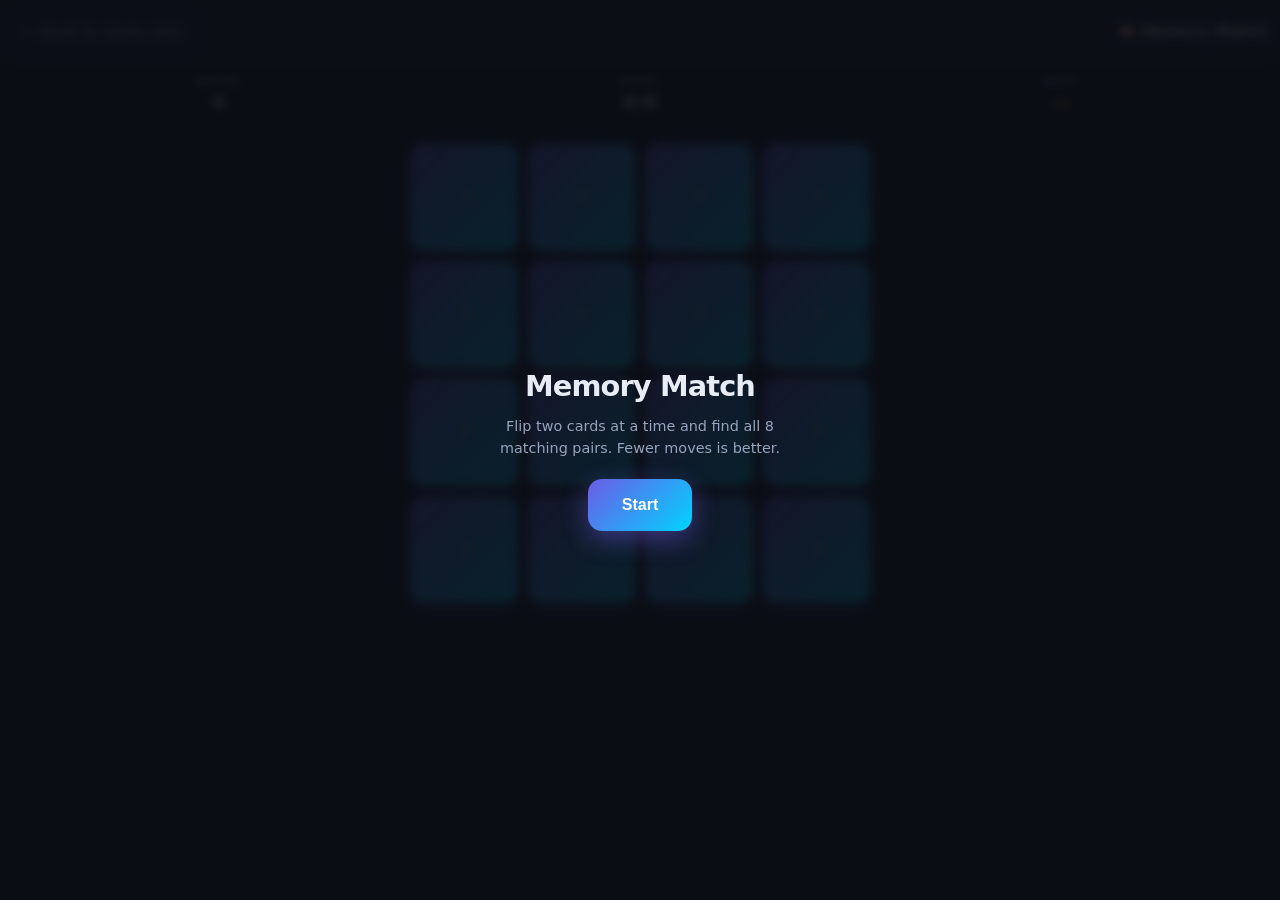
<file: games/memory-match/index.html>
<!DOCTYPE html>
<html lang="en">
<head>
<meta charset="utf-8">
<meta name="viewport" content="width=device-width, initial-scale=1, viewport-fit=cover">
<meta name="theme-color" content="#0b0e14">
<title>Memory Match — Game Hub</title>
<style>
  :root{--bg:#0b0e14;--surface:#161b27;--surface2:#1c2231;--border:#262d3d;
        --text:#e8ecf5;--dim:#98a3bd;--gold:#ffc93c;}
  *{box-sizing:border-box;-webkit-tap-highlight-color:transparent;}
  html,body{margin:0;min-height:100%;}
  body{
    background:var(--bg);color:var(--text);
    font-family:system-ui,-apple-system,"Segoe UI",Roboto,sans-serif;
    display:flex;flex-direction:column;user-select:none;-webkit-user-select:none;
  }
  .game-bar{
    display:flex;align-items:center;justify-content:space-between;gap:10px;
    padding:10px 12px;border-bottom:1px solid var(--border);background:var(--surface);
  }
  .back{
    color:var(--dim);text-decoration:none;font-size:.85rem;font-weight:700;
    padding:10px 12px;border-radius:10px;border:1px solid var(--border);
    min-height:44px;display:flex;align-items:center;
  }
  .back:hover{color:var(--text);}
  .game-name{font-weight:800;font-size:.95rem;}

  .hud{
    display:flex;justify-content:space-around;gap:8px;padding:12px;
    border-bottom:1px solid var(--border);
  }
  .hud>div{display:flex;flex-direction:column;align-items:center;gap:2px;min-width:64px;}
  .hud-label{font-size:.62rem;letter-spacing:.12em;text-transform:uppercase;color:var(--dim);font-weight:800;}
  .hud strong{font-size:1.25rem;font-weight:900;font-variant-numeric:tabular-nums;}
  #best{color:var(--gold);}

  .board-wrap{flex:1;display:flex;align-items:center;justify-content:center;padding:16px;}
  .board{
    display:grid;gap:10px;width:100%;max-width:460px;
    grid-template-columns:repeat(4,1fr);
  }

  .card{
    position:relative;aspect-ratio:1/1;border:none;padding:0;cursor:pointer;
    background:transparent;perspective:800px;
  }
  @supports not (aspect-ratio:1){ .card{height:74px;} }

  .card-inner{
    position:absolute;inset:0;border-radius:14px;
    transform-style:preserve-3d;
    transition:transform .32s cubic-bezier(.22,.61,.36,1);
  }
  .card.flipped .card-inner,
  .card.matched .card-inner{transform:rotateY(180deg);}

  .face{
    position:absolute;inset:0;border-radius:14px;
    display:flex;align-items:center;justify-content:center;
    backface-visibility:hidden;-webkit-backface-visibility:hidden;
    font-size:clamp(1.5rem,7vw,2.2rem);
  }
  .face-back{
    background:linear-gradient(135deg,#6c5ce7,#00d4ff);
    box-shadow:inset 0 0 0 1px rgba(255,255,255,.16), 0 6px 18px rgba(108,92,231,.35);
    color:rgba(255,255,255,.75);font-size:1.1rem;font-weight:900;
  }
  .face-front{
    background:var(--surface2);border:1px solid var(--border);
    transform:rotateY(180deg);
  }
  .card.matched .face-front{
    border-color:rgba(46,204,113,.6);
    box-shadow:0 0 0 2px rgba(46,204,113,.28), 0 0 22px rgba(46,204,113,.28);
  }
  .card:not(.flipped):not(.matched):active .card-inner{transform:scale(.96);}
  .card:focus-visible{outline:2px solid #00d4ff;outline-offset:3px;border-radius:14px;}

  .overlay{
    position:fixed;inset:0;z-index:10;display:flex;flex-direction:column;
    align-items:center;justify-content:center;gap:12px;text-align:center;
    padding:24px;background:rgba(11,14,20,.9);backdrop-filter:blur(5px);
  }
  .overlay[hidden]{display:none;}
  .overlay h1{margin:0;font-size:1.8rem;font-weight:900;letter-spacing:-.03em;}
  .overlay p{margin:0;color:var(--dim);font-size:.9rem;max-width:32ch;line-height:1.55;}
  .btn{
    margin-top:8px;padding:14px 34px;border-radius:14px;border:none;
    background:linear-gradient(135deg,#6c5ce7,#00d4ff);color:#fff;
    font-size:1rem;font-weight:800;cursor:pointer;min-height:52px;
    box-shadow:0 8px 26px rgba(108,92,231,.45);
  }
  .btn:active{transform:scale(.97);}
</style>
</head>
<body>

<header class="game-bar">
  <a class="back" href="../../index.html">← Back to Game Hub</a>
  <span class="game-name">🧠 Memory Match</span>
</header>

<div class="hud">
  <div><span class="hud-label">Moves</span><strong id="moves">0</strong></div>
  <div><span class="hud-label">Pairs</span><strong id="pairs">0/8</strong></div>
  <div><span class="hud-label">Best</span><strong id="best">—</strong></div>
</div>

<div class="board-wrap">
  <div class="board" id="board"></div>
</div>

<div class="overlay" id="overlay">
  <h1>Memory Match</h1>
  <p>Flip two cards at a time and find all 8 matching pairs. Fewer moves is better.</p>
  <button class="btn" id="start">Start</button>
</div>

<script>
(function () {
  'use strict';

  var BEST_KEY = 'gamehub:best:memory-match';
  var EMOJI = ['🍎','🚀','🎧','⚡','🌙','🎲','🔥','💎'];

  var boardEl  = document.getElementById('board');
  var movesEl  = document.getElementById('moves');
  var pairsEl  = document.getElementById('pairs');
  var bestEl   = document.getElementById('best');
  var overlay  = document.getElementById('overlay');
  var startBtn = document.getElementById('start');

  var deck = [];
  var first = null, second = null;
  var lock = false;
  var moves = 0, matched = 0;

  function readBest() {
    try {
      var v = parseInt(localStorage.getItem(BEST_KEY), 10);
      return (isFinite(v) && v > 0) ? v : null;
    } catch (e) { return null; }
  }
  function writeBest(v) {
    try { localStorage.setItem(BEST_KEY, String(v)); } catch (e) {}
  }
  function renderBest() {
    var b = readBest();
    bestEl.textContent = b === null ? '—' : String(b);
  }
  renderBest();

  function shuffle(arr) {
    for (var i = arr.length - 1; i > 0; i--) {
      var j = Math.floor(Math.random() * (i + 1));
      var t = arr[i]; arr[i] = arr[j]; arr[j] = t;
    }
    return arr;
  }

  function buildDeck() {
    deck = shuffle(EMOJI.concat(EMOJI).map(function (e, i) {
      return { id: i, emoji: e };
    }));
  }

  function renderBoard() {
    boardEl.textContent = '';
    var frag = document.createDocumentFragment();

    deck.forEach(function (item) {
      var btn = document.createElement('button');
      btn.type = 'button';
      btn.className = 'card';
      btn.setAttribute('data-id', String(item.id));
      btn.setAttribute('aria-label', 'Hidden card');

      var inner = document.createElement('div');
      inner.className = 'card-inner';

      var back = document.createElement('div');
      back.className = 'face face-back';
      back.textContent = '?';

      var front = document.createElement('div');
      front.className = 'face face-front';
      front.textContent = item.emoji;

      inner.appendChild(back);
      inner.appendChild(front);
      btn.appendChild(inner);
      frag.appendChild(btn);
    });

    boardEl.appendChild(frag);
  }

  function newGame() {
    first = null; second = null;
    lock = false;
    moves = 0; matched = 0;
    movesEl.textContent = '0';
    pairsEl.textContent = '0/8';
    buildDeck();
    renderBoard();
    overlay.hidden = true;
  }

  function onCardClick(e) {
    var card = e.target.closest('.card');
    if (!card || lock) return;
    if (card.classList.contains('flipped') || card.classList.contains('matched')) return;

    card.classList.add('flipped');
    card.setAttribute('aria-label', 'Revealed card');

    if (!first) {
      first = card;
      return;
    }

    second = card;
    moves++;
    movesEl.textContent = String(moves);
    lock = true;

    var a = deck[Number(first.getAttribute('data-id'))].emoji;
    var b = deck[Number(second.getAttribute('data-id'))].emoji;

    if (a === b) {
      setTimeout(function () {
        first.classList.add('matched');
        second.classList.add('matched');
        first = null; second = null; lock = false;
        matched++;
        pairsEl.textContent = matched + '/8';
        if (matched === 8) win();
      }, 280);
    } else {
      setTimeout(function () {
        first.classList.remove('flipped');
        second.classList.remove('flipped');
        first.setAttribute('aria-label', 'Hidden card');
        second.setAttribute('aria-label', 'Hidden card');
        first = null; second = null; lock = false;
      }, 760);
    }
  }

  function win() {
    var best = readBest();
    var isRecord = (best === null || moves < best);
    if (isRecord) { writeBest(moves); renderBest(); }

    overlay.querySelector('h1').textContent = isRecord ? '🏆 New Record!' : '🎉 Solved!';
    overlay.querySelector('p').textContent = isRecord
      ? 'You finished in ' + moves + ' moves — a new best!'
      : 'You finished in ' + moves + ' moves. Best: ' + best + '.';
    startBtn.textContent = 'Play Again';
    overlay.hidden = false;
  }

  boardEl.addEventListener('click', onCardClick);
  startBtn.addEventListener('click', newGame);

  document.addEventListener('keydown', function (e) {
    if (e.key === 'Enter' && !overlay.hidden) { e.preventDefault(); newGame(); }
  });

  buildDeck();
  renderBoard();
})();
</script>
</body>
</html>
</file>
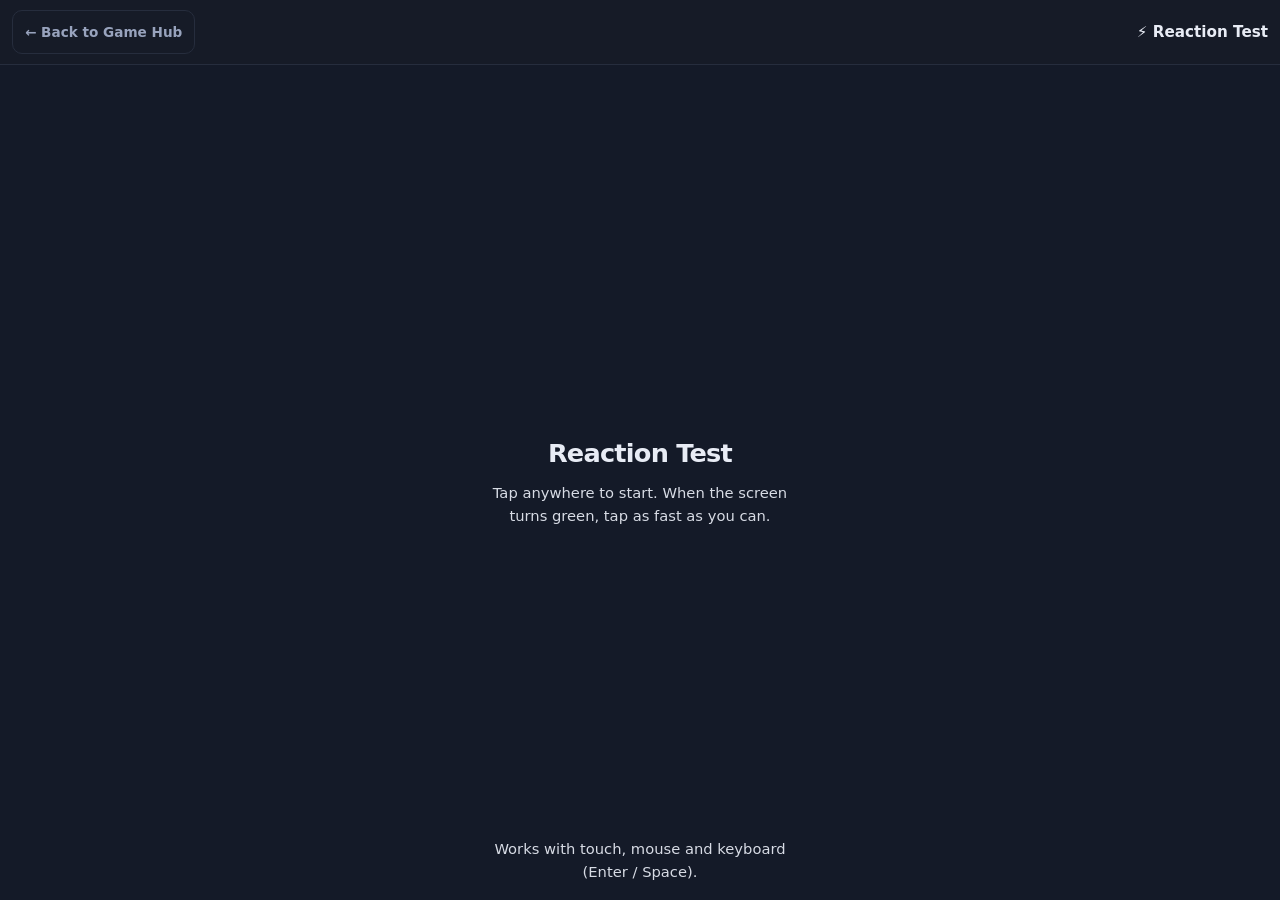
<file: games/reaction-test/index.html>
<!DOCTYPE html>
<html lang="en">
<head>
<meta charset="utf-8">
<meta name="viewport" content="width=device-width, initial-scale=1, viewport-fit=cover">
<meta name="theme-color" content="#0b0e14">
<title>Reaction Test — Game Hub</title>
<style>
  :root{--bg:#0b0e14;--surface:#161b27;--border:#262d3d;--text:#e8ecf5;--dim:#98a3bd;--gold:#ffc93c;}
  *{box-sizing:border-box;-webkit-tap-highlight-color:transparent;}
  html,body{margin:0;height:100%;}
  body{
    background:var(--bg);color:var(--text);
    font-family:system-ui,-apple-system,"Segoe UI",Roboto,sans-serif;
    display:flex;flex-direction:column;overflow:hidden;
    user-select:none;-webkit-user-select:none;
  }
  .game-bar{
    flex:0 0 auto;display:flex;align-items:center;justify-content:space-between;gap:10px;
    padding:10px 12px;border-bottom:1px solid var(--border);background:var(--surface);
  }
  .back{
    color:var(--dim);text-decoration:none;font-size:.85rem;font-weight:700;
    padding:10px 12px;border-radius:10px;border:1px solid var(--border);
    min-height:44px;display:flex;align-items:center;
  }
  .back:hover{color:var(--text);}
  .game-name{font-weight:800;font-size:.95rem;}

  .pad{
    flex:1;display:flex;flex-direction:column;align-items:center;justify-content:center;
    gap:14px;text-align:center;padding:24px;cursor:pointer;
    transition:background .08s linear;
    background:#141a28;
  }
  .pad.waiting{background:#8a2b3a;}
  .pad.ready  {background:#1f7a48;}
  .pad.toosoon{background:#5a4a12;}

  .pad h1{margin:0;font-size:1.6rem;font-weight:900;letter-spacing:-.03em;}
  .pad p{margin:0;font-size:.92rem;opacity:.92;max-width:34ch;line-height:1.55;}
  .big{font-size:2.4rem;font-weight:900;font-variant-numeric:tabular-nums;}
  .hint{font-size:.74rem;opacity:.65;position:absolute;bottom:16px;}

  .pad { position:relative; }
</style>
</head>
<body>

<header class="game-bar">
  <a class="back" href="../../index.html">← Back to Game Hub</a>
  <span class="game-name">⚡ Reaction Test</span>
</header>

<div class="pad" id="pad">
  <h1 id="title">Reaction Test</h1>
  <p id="text">Tap anywhere to start. When the screen turns green, tap as fast as you can.</p>
  <div class="big" id="result" hidden></div>
  <p class="hint">Works with touch, mouse and keyboard (Enter / Space).</p>
</div>

<script>
(function () {
  'use strict';

  var BEST_KEY = 'gamehub:best:reaction-test';

  var pad    = document.getElementById('pad');
  var title  = document.getElementById('title');
  var text   = document.getElementById('text');
  var result = document.getElementById('result');

  var phase = 'idle';
  var timeoutId = null;
  var readyAt = 0;

  function readBest() {
    try {
      var v = parseInt(localStorage.getItem(BEST_KEY), 10);
      return (isFinite(v) && v > 0) ? v : null;
    } catch (e) { return null; }
  }
  function writeBest(v) {
    try { localStorage.setItem(BEST_KEY, String(v)); } catch (e) {}
  }

  function setPhase(p) {
    phase = p;
    pad.className = 'pad ' + (p === 'idle' || p === 'result' ? '' : p);
  }

  function showIdle() {
    setPhase('idle');
    title.textContent = 'Reaction Test';
    text.textContent = 'Tap anywhere to start. When the screen turns green, tap as fast as you can.';
    result.hidden = true;

    var best = readBest();
    if (best !== null) {
      text.textContent += '  Best: ' + best + ' ms.';
    }
  }

  function armRound() {
    setPhase('waiting');
    title.textContent = 'Wait for green…';
    text.textContent = 'Do not tap yet.';
    result.hidden = true;

    var delay = 1200 + Math.random() * 2600;
    timeoutId = setTimeout(function () {
      timeoutId = null;
      readyAt = performance.now();
      setPhase('ready');
      title.textContent = 'TAP!';
      text.textContent = '';
    }, delay);
  }

  function finish(ms) {
    setPhase('result');
    var best = readBest();
    var isRecord = (best === null || ms < best);
    if (isRecord) writeBest(ms);

    title.textContent = isRecord ? '🏆 New Best!' : 'Result';
    text.textContent = isRecord
      ? 'That was faster than your previous best.'
      : 'Best so far: ' + best + ' ms.';
    result.textContent = Math.round(ms) + ' ms';
    result.hidden = false;
    phase = 'result';
  }

  function tooSoon() {
    setPhase('toosoon');
    title.textContent = 'Too soon!';
    text.textContent = 'You tapped before the screen turned green.';
    result.hidden = true;
    phase = 'toosoon';
  }

  function handleTap() {
    if (phase === 'idle' || phase === 'result' || phase === 'toosoon') {
      armRound();
      return;
    }
    if (phase === 'waiting') {
      if (timeoutId) { clearTimeout(timeoutId); timeoutId = null; }
      tooSoon();
      return;
    }
    if (phase === 'ready') {
      finish(performance.now() - readyAt);
    }
  }

  pad.addEventListener('pointerdown', function (e) {
    e.preventDefault();
    handleTap();
  });

  if (!window.PointerEvent) {
    pad.addEventListener('touchstart', function (e) {
      e.preventDefault();
      handleTap();
    }, { passive: false });
    pad.addEventListener('mousedown', function (e) {
      e.preventDefault();
      handleTap();
    });
  }

  document.addEventListener('keydown', function (e) {
    if (e.key === 'Enter' || e.key === ' ') {
      e.preventDefault();
      handleTap();
    }
  });

  window.addEventListener('beforeunload', function () {
    if (timeoutId) clearTimeout(timeoutId);
  });

  showIdle();
})();
</script>
</body>
</html>
</file>
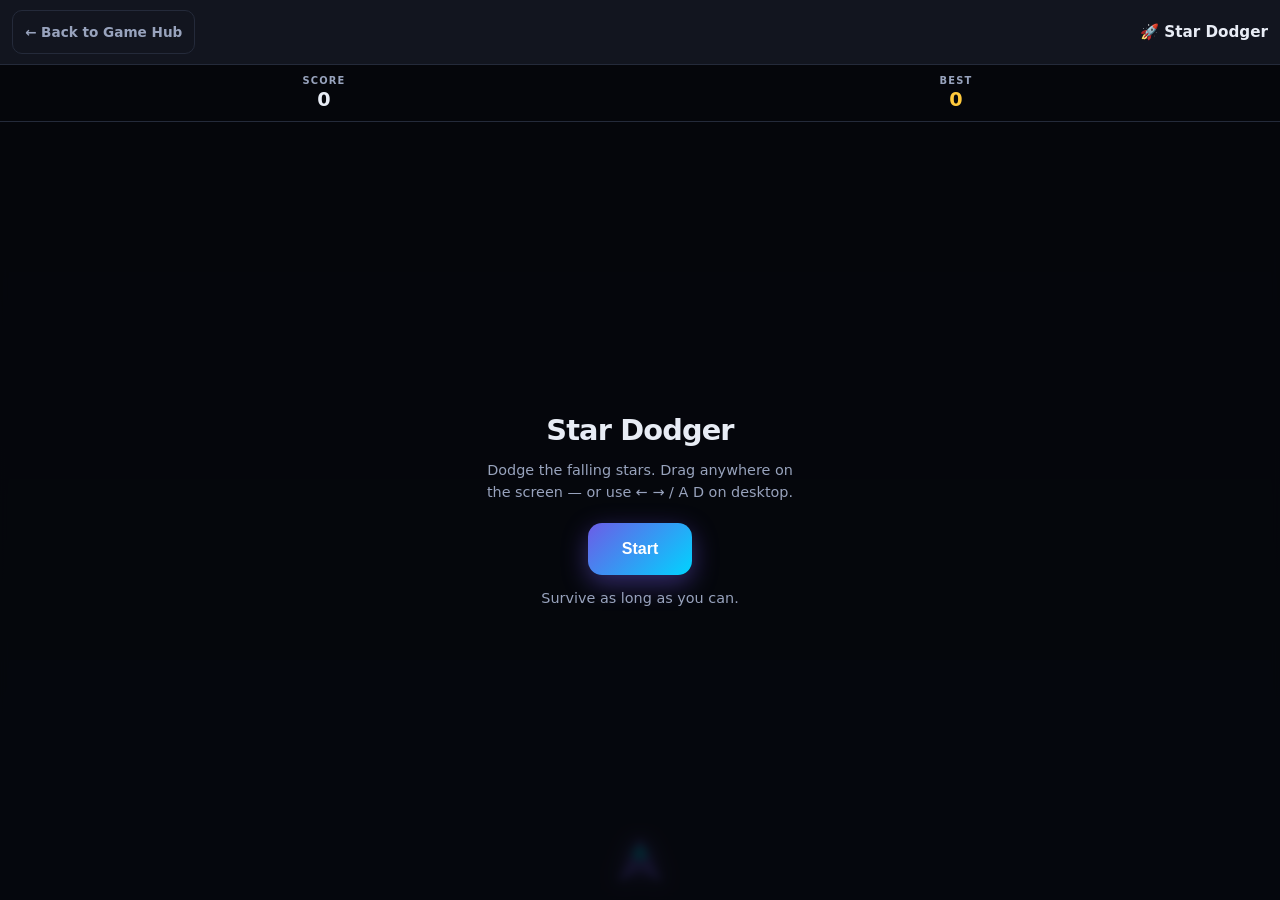
<file: games/star-dodger/index.html>
<!DOCTYPE html>
<html lang="en">
<head>
<meta charset="utf-8">
<meta name="viewport" content="width=device-width, initial-scale=1, viewport-fit=cover, user-scalable=no">
<meta name="theme-color" content="#05060b">
<title>Star Dodger — Game Hub</title>
<style>
  :root{--bg:#05060b;--surface:#12151f;--border:#242a3a;--text:#e8ecf5;--dim:#98a3bd;--gold:#ffc93c;}
  *{box-sizing:border-box;-webkit-tap-highlight-color:transparent;}
  html,body{margin:0;height:100%;}
  body{
    background:var(--bg);color:var(--text);
    font-family:system-ui,-apple-system,"Segoe UI",Roboto,sans-serif;
    display:flex;flex-direction:column;overflow:hidden;
    user-select:none;-webkit-user-select:none;touch-action:none;
  }
  .game-bar{
    flex:0 0 auto;display:flex;align-items:center;justify-content:space-between;
    gap:10px;padding:10px 12px;border-bottom:1px solid var(--border);background:var(--surface);
  }
  .back{
    color:var(--dim);text-decoration:none;font-size:.85rem;font-weight:700;
    padding:10px 12px;border-radius:10px;border:1px solid var(--border);
    min-height:44px;display:flex;align-items:center;
  }
  .back:hover{color:var(--text);}
  .game-name{font-weight:800;font-size:.95rem;}

  .hud{
    flex:0 0 auto;display:flex;justify-content:space-around;padding:10px 12px;
    border-bottom:1px solid var(--border);gap:8px;
  }
  .hud>div{display:flex;flex-direction:column;align-items:center;gap:2px;min-width:60px;}
  .hud-label{font-size:.62rem;letter-spacing:.12em;text-transform:uppercase;color:var(--dim);font-weight:800;}
  .hud strong{font-size:1.2rem;font-weight:900;font-variant-numeric:tabular-nums;}
  #best{color:var(--gold);}

  .stage{position:relative;flex:1 1 auto;overflow:hidden;}
  canvas{display:block;width:100%;height:100%;}

  .overlay{
    position:absolute;inset:0;display:flex;flex-direction:column;
    align-items:center;justify-content:center;gap:12px;text-align:center;
    padding:24px;background:rgba(5,6,11,.86);backdrop-filter:blur(4px);
  }
  .overlay[hidden]{display:none;}
  .overlay h1{margin:0;font-size:1.8rem;font-weight:900;letter-spacing:-.03em;}
  .overlay p{margin:0;color:var(--dim);font-size:.9rem;max-width:34ch;line-height:1.55;}
  .final{font-size:1rem;font-weight:800;}
  .final span{color:var(--gold);font-size:1.5rem;}
  .btn{
    margin-top:8px;padding:14px 34px;border-radius:14px;border:none;
    background:linear-gradient(135deg,#6c5ce7,#00d4ff);color:#fff;
    font-size:1rem;font-weight:800;cursor:pointer;min-height:52px;
    box-shadow:0 8px 26px rgba(108,92,231,.45);
  }
  .btn:active{transform:scale(.97);}
  .hint{font-size:.72rem;color:#6a7590;}
</style>
</head>
<body>

<header class="game-bar">
  <a class="back" href="../../index.html">← Back to Game Hub</a>
  <span class="game-name">🚀 Star Dodger</span>
</header>

<div class="hud">
  <div><span class="hud-label">Score</span><strong id="score">0</strong></div>
  <div><span class="hud-label">Best</span><strong id="best">0</strong></div>
</div>

<div class="stage" id="stage">
  <canvas id="c"></canvas>
  <div class="overlay" id="overlay">
    <h1>Star Dodger</h1>
    <p>Dodge the falling stars. Drag anywhere on the screen — or use ← → / A D on desktop.</p>
    <div class="final" id="overlay-final" hidden>Score: <span id="final-score">0</span></div>
    <button class="btn" id="start">Start</button>
    <p class="hint">Survive as long as you can.</p>
  </div>
</div>

<script>
(function () {
  'use strict';

  var BEST_KEY = 'gamehub:best:star-dodger';

  var stage   = document.getElementById('stage');
  var canvas  = document.getElementById('c');
  var ctx     = canvas.getContext('2d');
  var overlay = document.getElementById('overlay');
  var oFinal  = document.getElementById('overlay-final');
  var finalEl = document.getElementById('final-score');
  var startBtn= document.getElementById('start');
  var scoreEl = document.getElementById('score');
  var bestEl  = document.getElementById('best');

  var W = 0, H = 0, dpr = 1;
  var running = false, rafId = null, lastT = 0;

  var player = { x: 0, y: 0, w: 34, h: 34, targetX: 0 };
  var stars = [];
  var spawnTimer = 0;
  var score = 0;
  var keys = { left: false, right: false };

  function readBest() {
    try { return parseInt(localStorage.getItem(BEST_KEY), 10) || 0; }
    catch (e) { return 0; }
  }
  function writeBest(v) {
    try { localStorage.setItem(BEST_KEY, String(v)); } catch (e) {}
  }
  bestEl.textContent = readBest();

  function resize() {
    var r = stage.getBoundingClientRect();
    dpr = Math.min(window.devicePixelRatio || 1, 2);

    W = r.width;
    H = r.height;

    canvas.width  = Math.round(W * dpr);
    canvas.height = Math.round(H * dpr);
    canvas.style.width  = W + 'px';
    canvas.style.height = H + 'px';
    ctx.setTransform(dpr, 0, 0, dpr, 0, 0);

    player.w = Math.max(28, Math.min(44, W * 0.11));
    player.h = player.w;
    player.y = H - player.h - 18;

    if (!running) {
      player.x = W / 2 - player.w / 2;
      player.targetX = player.x;
    } else {
      player.x = Math.min(Math.max(0, player.x), W - player.w);
      player.targetX = player.x;
    }
    draw();
  }

  function reset() {
    stars = [];
    spawnTimer = 0;
    score = 0;
    scoreEl.textContent = '0';
    player.x = W / 2 - player.w / 2;
    player.targetX = player.x;
  }

  function start() {
    resize();
    reset();
    running = true;
    lastT = performance.now();
    overlay.hidden = true;
    rafId = requestAnimationFrame(loop);
  }

  function end() {
    running = false;
    if (rafId) { cancelAnimationFrame(rafId); rafId = null; }

    var best = readBest();
    var isRecord = score > best;
    if (isRecord) { writeBest(score); bestEl.textContent = String(score); }

    overlay.querySelector('h1').textContent = isRecord ? '🏆 New Best!' : 'Game Over';
    overlay.querySelector('p').textContent = isRecord
      ? 'You beat your previous record of ' + best + '.'
      : 'You survived ' + Math.floor(score) + ' points. Best: ' + best + '.';
    finalEl.textContent = String(Math.floor(score));
    oFinal.hidden = false;
    startBtn.textContent = 'Play Again';
    overlay.hidden = false;
  }

  function spawnStar() {
    var r = 4 + Math.random() * 7;
    stars.push({
      x: Math.random() * (W - r * 2) + r,
      y: -r * 2,
      r: r,
      vy: 90 + Math.random() * 110 + score * 2.2
    });
  }

  function loop(t) {
    if (!running) return;

    var dt = Math.min(0.05, (t - lastT) / 1000);
    lastT = t;

    score += dt * 10;
    scoreEl.textContent = String(Math.floor(score));

    var speed = 340;
    if (keys.left)  player.targetX -= speed * dt;
    if (keys.right) player.targetX += speed * dt;
    player.targetX = Math.min(Math.max(0, player.targetX), W - player.w);
    player.x += (player.targetX - player.x) * Math.min(1, dt * 16);

    spawnTimer -= dt;
    if (spawnTimer <= 0) {
      spawnStar();
      var interval = Math.max(0.16, 0.6 - score * 0.004);
      spawnTimer = interval * (0.6 + Math.random() * 0.8);
    }

    for (var i = stars.length - 1; i >= 0; i--) {
      var s = stars[i];
      s.y += s.vy * dt;
      if (s.y - s.r > H) { stars.splice(i, 1); continue; }

      var cx = Math.max(player.x, Math.min(s.x, player.x + player.w));
      var cy = Math.max(player.y, Math.min(s.y, player.y + player.h));
      var dx = s.x - cx, dy = s.y - cy;
      if (dx * dx + dy * dy < s.r * s.r) { end(); return; }
    }

    draw();
    rafId = requestAnimationFrame(loop);
  }

  function draw() {
    var bg = ctx.createLinearGradient(0, 0, 0, H);
    bg.addColorStop(0, '#080a12');
    bg.addColorStop(1, '#0d1220');
    ctx.fillStyle = bg;
    ctx.fillRect(0, 0, W, H);

    for (var i = 0; i < stars.length; i++) {
      var s = stars[i];
      var g = ctx.createRadialGradient(s.x, s.y, 0, s.x, s.y, s.r * 2.4);
      g.addColorStop(0, 'rgba(255,255,255,.95)');
      g.addColorStop(0.35, 'rgba(0,212,255,.65)');
      g.addColorStop(1, 'rgba(0,212,255,0)');
      ctx.fillStyle = g;
      ctx.beginPath();
      ctx.arc(s.x, s.y, s.r * 2.4, 0, Math.PI * 2);
      ctx.fill();
    }

    var px = player.x + player.w / 2;
    var py = player.y;

    ctx.save();
    ctx.shadowColor = 'rgba(108,92,231,.9)';
    ctx.shadowBlur = 18;

    ctx.fillStyle = '#6c5ce7';
    ctx.beginPath();
    ctx.moveTo(px, py);
    ctx.lineTo(px + player.w / 2, py + player.h);
    ctx.lineTo(px, py + player.h * 0.72);
    ctx.lineTo(px - player.w / 2, py + player.h);
    ctx.closePath();
    ctx.fill();

    ctx.fillStyle = '#00d4ff';
    ctx.beginPath();
    ctx.arc(px, py + player.h * 0.35, player.w * 0.17, 0, Math.PI * 2);
    ctx.fill();
    ctx.restore();
  }

  function pointerMove(clientX) {
    var r = stage.getBoundingClientRect();
    player.targetX = Math.min(Math.max(0, clientX - r.left - player.w / 2), W - player.w);
  }

  stage.addEventListener('pointermove', function (e) {
    if (running) pointerMove(e.clientX);
  });
  stage.addEventListener('pointerdown', function (e) {
    if (running) pointerMove(e.clientX);
  });

  if (!window.PointerEvent) {
    stage.addEventListener('touchmove', function (e) {
      if (!running) return;
      e.preventDefault();
      if (e.touches[0]) pointerMove(e.touches[0].clientX);
    }, { passive: false });
    stage.addEventListener('touchstart', function (e) {
      if (running && e.touches[0]) pointerMove(e.touches[0].clientX);
    }, { passive: true });
  }

  document.addEventListener('keydown', function (e) {
    if (e.key === 'ArrowLeft'  || e.key === 'a' || e.key === 'A') keys.left  = true;
    if (e.key === 'ArrowRight' || e.key === 'd' || e.key === 'D') keys.right = true;
    if (e.key === 'Enter' && !running) { e.preventDefault(); start(); }
    if (e.key === ' ' && !running)     { e.preventDefault(); start(); }
  });
  document.addEventListener('keyup', function (e) {
    if (e.key === 'ArrowLeft'  || e.key === 'a' || e.key === 'A') keys.left  = false;
    if (e.key === 'ArrowRight' || e.key === 'd' || e.key === 'D') keys.right = false;
  });

  startBtn.addEventListener('click', start);

  window.addEventListener('resize', resize);
  window.addEventListener('orientationchange', function () {
    setTimeout(resize, 220);
  });

  resize();
  draw();
})();
</script>
</body>
</html>
</file>
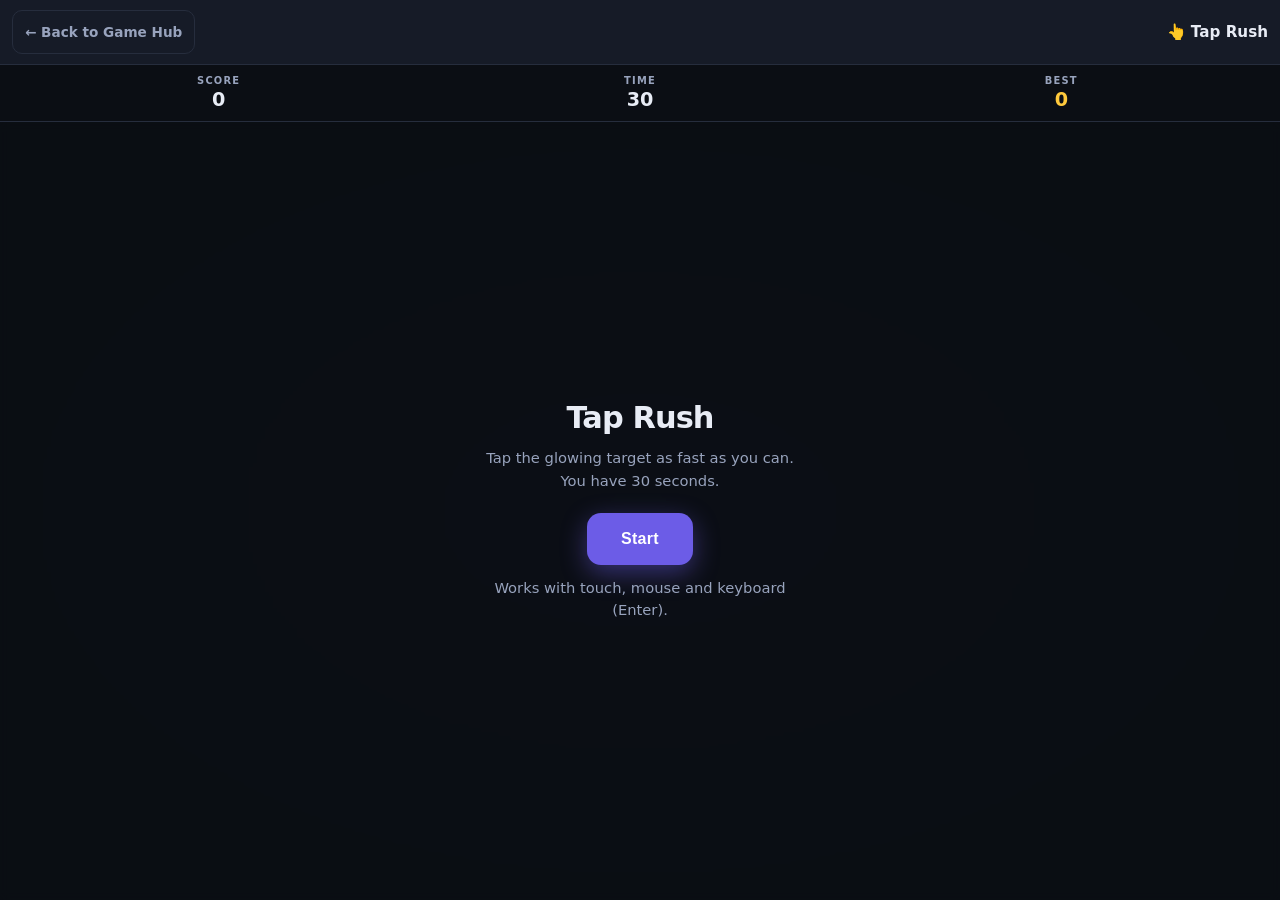
<file: games/tap-rush/index.html>
<!DOCTYPE html>
<html lang="en">
<head>
<meta charset="utf-8">
<meta name="viewport" content="width=device-width, initial-scale=1, viewport-fit=cover, user-scalable=no">
<meta name="theme-color" content="#0b0e14">
<title>Tap Rush — Game Hub</title>
<style>
  :root{--bg:#0b0e14;--surface:#161b27;--border:#262d3d;--text:#e8ecf5;--dim:#98a3bd;--accent:#6c5ce7;--cyan:#00d4ff;--gold:#ffc93c;}
  *{box-sizing:border-box;-webkit-tap-highlight-color:transparent;}
  html,body{margin:0;height:100%;}
  body{
    background:var(--bg);color:var(--text);
    font-family:system-ui,-apple-system,"Segoe UI",Roboto,sans-serif;
    display:flex;flex-direction:column;overflow:hidden;
    user-select:none;-webkit-user-select:none;
  }
  .game-bar{
    flex:0 0 auto;display:flex;align-items:center;justify-content:space-between;
    gap:10px;padding:10px 12px;border-bottom:1px solid var(--border);background:var(--surface);
  }
  .back{
    color:var(--dim);text-decoration:none;font-size:.85rem;font-weight:700;
    padding:10px 12px;border-radius:10px;border:1px solid var(--border);
    min-height:44px;display:flex;align-items:center;
  }
  .back:hover{color:var(--text);}
  .game-name{font-weight:800;font-size:.95rem;}

  .hud{
    flex:0 0 auto;display:flex;justify-content:space-around;padding:10px 12px;
    border-bottom:1px solid var(--border);gap:8px;
  }
  .hud>div{display:flex;flex-direction:column;align-items:center;gap:2px;min-width:60px;}
  .hud-label{font-size:.62rem;letter-spacing:.12em;text-transform:uppercase;color:var(--dim);font-weight:800;}
  .hud strong{font-size:1.2rem;font-weight:900;font-variant-numeric:tabular-nums;}
  #best{color:var(--gold);}
  #time.low{color:#e74c3c;}

  .arena{
    position:relative;flex:1 1 auto;overflow:hidden;
    background:radial-gradient(ellipse at center,#12151f 0%,#0b0e14 70%);
  }
  .target{
    position:absolute;width:74px;height:74px;border-radius:50%;
    border:none;cursor:pointer;padding:0;
    background:radial-gradient(circle at 35% 30%,#fff 0%,var(--cyan) 40%,var(--accent) 100%);
    box-shadow:0 0 0 0 rgba(108,92,231,.4), 0 0 28px rgba(0,212,255,.5);
    animation:pulse 1.2s ease-in-out infinite;
  }
  @keyframes pulse{
    0%,100%{box-shadow:0 0 0 0 rgba(108,92,231,.2), 0 0 30px rgba(0,212,255,.55);}
    50%    {box-shadow:0 0 0 12px rgba(108,92,231,.08), 0 0 44px rgba(0,212,255,.8);}
  }
  .target[hidden]{display:none;}

  .overlay{
    position:absolute; inset:0; display:flex; flex-direction:column;
    align-items:center; justify-content:center; gap:12px;
    text-align:center; padding:24px;
    background:rgba(11,14,20,.86);
    backdrop-filter:blur(4px);
  }
  .overlay[hidden]{display:none;}
  .overlay h1{margin:0;font-size:1.9rem;font-weight:900;letter-spacing:-.03em;}
  .overlay p{margin:0;color:var(--dim);font-size:.92rem;max-width:34ch;line-height:1.55;}
  .final{font-size:1.05rem;font-weight:800;}
  .final span{color:var(--gold);font-size:1.6rem;}
  .btn{
    margin-top:8px; padding:14px 34px; border-radius:14px; border:none;
    background:var(--accent); color:#fff; font-size:1rem; font-weight:800;
    cursor:pointer; min-height:52px; letter-spacing:.02em;
    box-shadow:0 8px 26px rgba(108,92,231,.45);
  }
  .btn:active{transform:scale(.97);}
  .hint{font-size:.72rem;color:#6a7590;}
</style>
</head>
<body>

<header class="game-bar">
  <a class="back" href="../../index.html">← Back to Game Hub</a>
  <span class="game-name">👆 Tap Rush</span>
</header>

<div class="hud">
  <div><span class="hud-label">Score</span><strong id="score">0</strong></div>
  <div><span class="hud-label">Time</span><strong id="time">30</strong></div>
  <div><span class="hud-label">Best</span><strong id="best">0</strong></div>
</div>

<div class="arena" id="arena">
  <button class="target" id="target" hidden aria-label="Tap the target"></button>

  <div class="overlay" id="overlay">
    <h1 id="overlay-title">Tap Rush</h1>
    <p id="overlay-text">Tap the glowing target as fast as you can. You have 30 seconds.</p>
    <div class="final" id="overlay-final" hidden>Score: <span id="final-score">0</span></div>
    <button class="btn" id="start">Start</button>
    <p class="hint">Works with touch, mouse and keyboard (Enter).</p>
  </div>
</div>

<script>
(function () {
  'use strict';

  var BEST_KEY = 'gamehub:best:tap-rush';
  var DURATION = 30;
  var SIZE = 74;

  var arena    = document.getElementById('arena');
  var target   = document.getElementById('target');
  var scoreEl  = document.getElementById('score');
  var timeEl   = document.getElementById('time');
  var bestEl   = document.getElementById('best');
  var overlay  = document.getElementById('overlay');
  var oTitle   = document.getElementById('overlay-title');
  var oText    = document.getElementById('overlay-text');
  var oFinal   = document.getElementById('overlay-final');
  var finalEl  = document.getElementById('final-score');
  var startBtn = document.getElementById('start');

  var score = 0, timeLeft = DURATION, timer = null, running = false;

  function readBest() {
    try { return parseInt(localStorage.getItem(BEST_KEY), 10) || 0; }
    catch (e) { return 0; }
  }
  function writeBest(v) {
    try { localStorage.setItem(BEST_KEY, String(v)); } catch (e) { /* noop */ }
  }
  bestEl.textContent = readBest();

  function placeTarget() {
    var r = arena.getBoundingClientRect();
    var pad = 10;
    var maxX = Math.max(pad, r.width  - SIZE - pad);
    var maxY = Math.max(pad, r.height - SIZE - pad);
    var x = pad + Math.random() * (maxX - pad);
    var y = pad + Math.random() * (maxY - pad);
    target.style.left = x + 'px';
    target.style.top  = y + 'px';
  }

  function start() {
    score = 0;
    timeLeft = DURATION;
    running = true;

    scoreEl.textContent = '0';
    timeEl.textContent = String(DURATION);
    timeEl.classList.remove('low');

    overlay.hidden = true;
    target.hidden = false;
    placeTarget();

    clearInterval(timer);
    timer = setInterval(tick, 1000);
  }

  function tick() {
    timeLeft--;
    timeEl.textContent = String(Math.max(0, timeLeft));
    if (timeLeft <= 5) timeEl.classList.add('low');
    if (timeLeft <= 0) end();
  }

  function end() {
    running = false;
    clearInterval(timer);
    timer = null;

    target.hidden = true;
    target.style.left = '0px';
    target.style.top  = '0px';

    var best = readBest();
    var isRecord = score > best;
    if (isRecord) { writeBest(score); bestEl.textContent = score; }

    oTitle.textContent = isRecord ? '🏆 New Best!' : "Time's Up!";
    oText.textContent  = isRecord
      ? 'You beat your previous record of ' + best + '.'
      : 'Nice run. Try to beat ' + best + '.';
    finalEl.textContent = String(score);
    oFinal.hidden = false;
    startBtn.textContent = 'Play Again';
    overlay.hidden = false;
  }

  target.addEventListener('pointerdown', function (e) {
    e.preventDefault();
    if (!running) return;
    score++;
    scoreEl.textContent = String(score);
    placeTarget();
  });

  if (!window.PointerEvent) {
    target.addEventListener('touchstart', function (e) {
      e.preventDefault();
      if (!running) return;
      score++;
      scoreEl.textContent = String(score);
      placeTarget();
    }, { passive: false });
  }

  startBtn.addEventListener('click', start);

  document.addEventListener('keydown', function (e) {
    if (e.key === 'Enter' && !running) { e.preventDefault(); start(); }
  });

  window.addEventListener('resize', function () {
    if (running) placeTarget();
  });

  arena.addEventListener('touchmove', function (e) {
    if (running) e.preventDefault();
  }, { passive: false });
})();
</script>
</body>
</html>
</file>
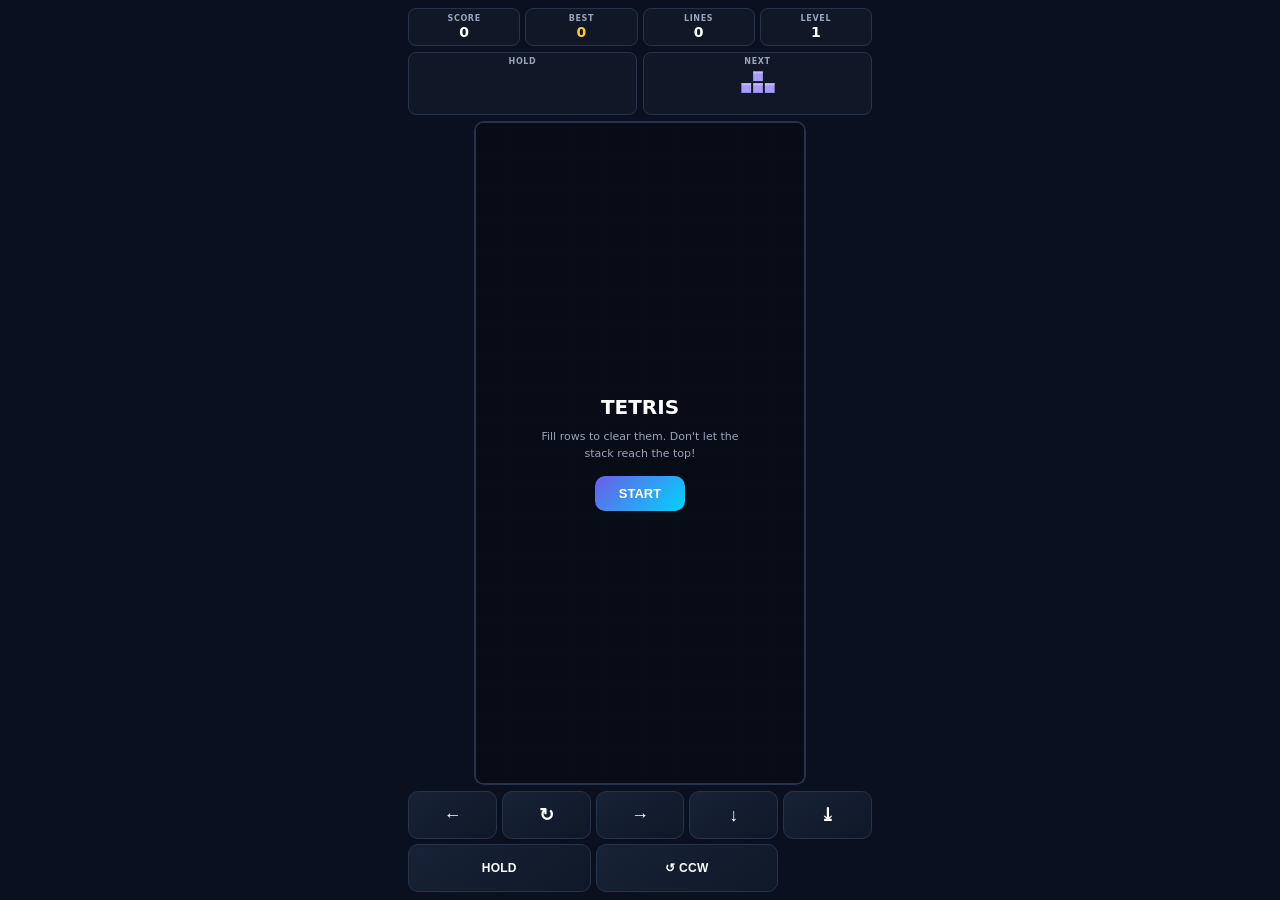
<file: games/tetris/index.html>
<!DOCTYPE html>
<html lang="en">
<head>
<meta charset="utf-8">
<meta name="viewport" content="width=device-width,initial-scale=1,user-scalable=no">
<meta name="theme-color" content="#0b1020">
<title>Tetris</title>
<style>
* { margin:0; padding:0; box-sizing:border-box; -webkit-tap-highlight-color:transparent; }
html, body {
  height:100%; width:100%; overflow:hidden;
  background:#0b1020; color:#fff;
  font-family: system-ui, -apple-system, sans-serif;
  user-select:none; -webkit-user-select:none;
}
body { display:flex; align-items:center; justify-content:center; }

.app {
  width:100%; height:100%; max-width:480px;
  padding:8px;
  display:flex; flex-direction:column; gap:6px;
}

/* HUD */
.hud {
  display:grid; grid-template-columns:repeat(4,1fr); gap:5px;
  flex-shrink:0;
}
.hud > div {
  background:#101827; border:1px solid #26334a;
  border-radius:8px; padding:5px 3px; text-align:center;
}
.hud .lbl {
  display:block; font-size:8px; color:#98a3bd;
  letter-spacing:.08em; text-transform:uppercase; font-weight:800;
}
.hud .val {
  display:block; font-size:14px; font-weight:900;
  font-variant-numeric:tabular-nums; margin-top:1px;
}
.hud .gold { color:#ffc93c; }

/* Previews (Hold + Next) */
.previews {
  display:grid; grid-template-columns:1fr 1fr; gap:6px;
  flex-shrink:0;
}
.preview-box {
  background:#101827; border:1px solid #26334a;
  border-radius:8px; padding:4px 6px 6px;
  display:flex; flex-direction:column; align-items:center; gap:2px;
}
.preview-box .lbl {
  font-size:8px; color:#98a3bd;
  letter-spacing:.08em; text-transform:uppercase; font-weight:800;
}
.preview-box canvas {
  display:block; width:64px; height:40px;
  image-rendering:pixelated;
}

/* Stage */
#stage {
  flex:1; min-height:0;
  display:flex; align-items:center; justify-content:center;
  position:relative;
}
.board {
  position:relative;
  background:#080d16;
  border:2px solid #26334a;
  border-radius:10px;
  overflow:hidden;
}
#canvas {
  display:block; width:100%; height:100%;
  touch-action:none;
}

/* Overlay */
#overlay {
  position:absolute; inset:0;
  background:rgba(8,13,22,.92);
  display:flex; flex-direction:column;
  align-items:center; justify-content:center;
  gap:10px; padding:16px; text-align:center;
  z-index:10;
}
#overlay.hidden { display:none; }
#overlay h2 { font-size:20px; font-weight:900; }
#overlay p { font-size:11px; color:#98a3bd; max-width:200px; line-height:1.5; }
#overlay button {
  margin-top:4px; padding:10px 24px;
  border:0; border-radius:10px;
  background:linear-gradient(135deg,#6c5ce7,#00d4ff);
  color:#fff; font-size:13px; font-weight:800;
  cursor:pointer;
}
#overlay button:active { transform:scale(.95); }

/* Controls */
.controls {
  display:grid; grid-template-columns:repeat(5,1fr); gap:5px;
  flex-shrink:0;
}
.controls button {
  height:48px;
  border:1px solid #26334a; border-radius:10px;
  background:linear-gradient(145deg,#172236,#0f1828);
  color:#fff; font-size:18px; font-weight:900;
  cursor:pointer; touch-action:none;
}
.controls button:active { background:#25344c; transform:scale(.94); }
.controls button.wide { grid-column:span 2; font-size:12px; letter-spacing:0.02em; }

@media (max-height:640px) {
  .controls button { height:40px; font-size:15px; }
  .preview-box canvas { width:52px; height:34px; }
  .previews { gap:4px; }
  .preview-box { padding:3px 4px 4px; }
}
</style>
</head>
<body>

<div class="app">

  <div class="hud">
    <div><span class="lbl">Score</span><span class="val" id="score">0</span></div>
    <div><span class="lbl">Best</span><span class="val gold" id="best">0</span></div>
    <div><span class="lbl">Lines</span><span class="val" id="lines">0</span></div>
    <div><span class="lbl">Level</span><span class="val" id="level">1</span></div>
  </div>

  <div class="previews">
    <div class="preview-box">
      <span class="lbl">Hold</span>
      <canvas id="holdCanvas"></canvas>
    </div>
    <div class="preview-box">
      <span class="lbl">Next</span>
      <canvas id="nextCanvas"></canvas>
    </div>
  </div>

  <div id="stage">
    <div class="board" id="board">
      <canvas id="canvas"></canvas>
      <div id="overlay">
        <h2 id="ovTitle">TETRIS</h2>
        <p id="ovText">Fill rows to clear them. Don't let the stack reach the top!</p>
        <button id="startBtn">START</button>
      </div>
    </div>
  </div>

  <div class="controls">
    <button data-act="left">←</button>
    <button data-act="rotate">↻</button>
    <button data-act="right">→</button>
    <button data-act="down">↓</button>
    <button data-act="drop">⤓</button>
    <button data-act="hold" class="wide">HOLD</button>
    <button data-act="ccw" class="wide">↺ CCW</button>
  </div>

</div>

<script>
(function(){
  'use strict';

  // ---------- Constants ----------
  var COLS = 10, ROWS = 20;
  var COLORS = { I:'#00d4ff', O:'#ffc93c', T:'#a89bfa', S:'#2ecc71', Z:'#e74c3c', J:'#5a4bd1', L:'#ff8c42' };
  var SHAPES = {
    I: [[0,0,0,0],[1,1,1,1],[0,0,0,0],[0,0,0,0]],
    O: [[1,1],[1,1]],
    T: [[0,1,0],[1,1,1],[0,0,0]],
    S: [[0,1,1],[1,1,0],[0,0,0]],
    Z: [[1,1,0],[0,1,1],[0,0,0]],
    J: [[1,0,0],[1,1,1],[0,0,0]],
    L: [[0,0,1],[1,1,1],[0,0,0]]
  };
  var TYPES = ['I','O','T','S','Z','J','L'];
  var BEST_KEY = 'gamehub:best:tetris';

  // ---------- DOM ----------
  var canvas = document.getElementById('canvas');
  var ctx = canvas.getContext('2d');
  var holdCanvas = document.getElementById('holdCanvas');
  var holdCtx = holdCanvas.getContext('2d');
  var nextCanvas = document.getElementById('nextCanvas');
  var nextCtx = nextCanvas.getContext('2d');
  var boardEl = document.getElementById('board');
  var stageEl = document.getElementById('stage');
  var overlay = document.getElementById('overlay');
  var ovTitle = document.getElementById('ovTitle');
  var ovText = document.getElementById('ovText');
  var startBtn = document.getElementById('startBtn');
  var scoreEl = document.getElementById('score');
  var bestEl = document.getElementById('best');
  var linesEl = document.getElementById('lines');
  var levelEl = document.getElementById('level');

  // ---------- State ----------
  var grid = null;
  var piece = null;
  var queue = [];
  var hold = null;
  var canHold = true;
  var score = 0, lines = 0, level = 1;
  var state = 'idle'; // idle | play | pause | over
  var timer = null;
  var dropMs = 800;
  var cellW = 20, cellH = 20;
  var best = Number(localStorage.getItem(BEST_KEY)) || 0;
  var prevBest = best;

  bestEl.textContent = best;

  // ---------- Helpers ----------
  function makeGrid() {
    var g = [];
    for (var y = 0; y < ROWS; y++) {
      var row = [];
      for (var x = 0; x < COLS; x++) row.push(null);
      g.push(row);
    }
    return g;
  }

  function newBag() {
    var bag = TYPES.slice();
    for (var i = bag.length - 1; i > 0; i--) {
      var j = Math.floor(Math.random() * (i + 1));
      var t = bag[i]; bag[i] = bag[j]; bag[j] = t;
    }
    return bag;
  }

  function fillQueue() {
    while (queue.length < 7) {
      queue = queue.concat(newBag());
    }
  }

  function makePiece(type) {
    var shape = SHAPES[type];
    var rows = [];
    for (var i = 0; i < shape.length; i++) rows.push(shape[i].slice());
    return {
      type: type,
      shape: rows,
      x: Math.floor((COLS - shape[0].length) / 2),
      y: 0
    };
  }

  function hits(p, shape, x, y) {
    shape = shape || p.shape;
    x = (x == null) ? p.x : x;
    y = (y == null) ? p.y : y;
    for (var py = 0; py < shape.length; py++) {
      for (var px = 0; px < shape[py].length; px++) {
        if (!shape[py][px]) continue;
        var bx = x + px, by = y + py;
        if (bx < 0 || bx >= COLS) return true;
        if (by >= ROWS) return true;
        if (by >= 0 && grid[by][bx]) return true;
      }
    }
    return false;
  }

  function rotateCW(m) {
    var n = m.length, out = [];
    for (var i = 0; i < n; i++) { var r = []; for (var j = 0; j < n; j++) r.push(0); out.push(r); }
    for (var y = 0; y < n; y++)
      for (var x = 0; x < n; x++)
        out[x][n - 1 - y] = m[y][x];
    return out;
  }

  function rotateCCW(m) {
    var n = m.length, out = [];
    for (var i = 0; i < n; i++) { var r = []; for (var j = 0; j < n; j++) r.push(0); out.push(r); }
    for (var y = 0; y < n; y++)
      for (var x = 0; x < n; x++)
        out[n - 1 - x][y] = m[y][x];
    return out;
  }

  // ---------- Sizing ----------
  function sizeBoard() {
    var availW = stageEl.clientWidth;
    var availH = stageEl.clientHeight;
    if (availW < 20 || availH < 40) {
      setTimeout(sizeBoard, 80);
      return;
    }

    var w = availW, h = w * 2;
    if (h > availH) { h = availH; w = h / 2; }
    boardEl.style.width = Math.floor(w) + 'px';
    boardEl.style.height = Math.floor(h) + 'px';

    var rect = canvas.getBoundingClientRect();
    if (rect.width < 20) { setTimeout(sizeBoard, 80); return; }

    var dpr = Math.min(window.devicePixelRatio || 1, 2);
    canvas.width = Math.round(rect.width * dpr);
    canvas.height = Math.round(rect.height * dpr);
    ctx.setTransform(dpr, 0, 0, dpr, 0, 0);
    cellW = rect.width / COLS;
    cellH = rect.height / ROWS;

    // Preview canvases
    sizePreview(holdCanvas, holdCtx);
    sizePreview(nextCanvas, nextCtx);

    render();
    renderPreviews();
  }

  function sizePreview(c, cctx) {
    var dpr = Math.min(window.devicePixelRatio || 1, 2);
    var cssW = Math.max(c.clientWidth || 64, 40);
    var cssH = Math.max(c.clientHeight || 40, 28);
    c.width = Math.round(cssW * dpr);
    c.height = Math.round(cssH * dpr);
    cctx.setTransform(dpr, 0, 0, dpr, 0, 0);
  }

  // ---------- Drawing ----------
  function drawBlock(x, y, color, alpha, cctx, cw, ch) {
    cctx = cctx || ctx;
    cw = cw || cellW;
    ch = ch || cellH;
    var pad = Math.max(1, cw * 0.07);
    cctx.globalAlpha = (alpha == null) ? 1 : alpha;
    cctx.fillStyle = color;
    cctx.fillRect(x + pad, y + pad, cw - pad * 2, ch - pad * 2);
    cctx.fillStyle = 'rgba(255,255,255,0.30)';
    cctx.fillRect(x + pad, y + pad, cw - pad * 2, Math.max(2, ch * 0.18));
    cctx.globalAlpha = 1;
  }

  function render() {
    if (!grid) return;
    if (cellW < 1 || cellH < 1) return;

    var W = COLS * cellW, H = ROWS * cellH;

    ctx.fillStyle = '#080d16';
    ctx.fillRect(0, 0, W, H);

    // Grid lines
    ctx.strokeStyle = 'rgba(255,255,255,0.05)';
    ctx.lineWidth = 1;
    for (var i = 1; i < COLS; i++) {
      ctx.beginPath();
      ctx.moveTo(i * cellW + 0.5, 0);
      ctx.lineTo(i * cellW + 0.5, H);
      ctx.stroke();
    }
    for (var j = 1; j < ROWS; j++) {
      ctx.beginPath();
      ctx.moveTo(0, j * cellH + 0.5);
      ctx.lineTo(W, j * cellH + 0.5);
      ctx.stroke();
    }

    // Locked blocks
    for (var y = 0; y < ROWS; y++) {
      for (var x = 0; x < COLS; x++) {
        if (grid[y][x]) drawBlock(x * cellW, y * cellH, COLORS[grid[y][x]]);
      }
    }

    if (!piece) return;

    // Ghost
    var gy = piece.y;
    while (!hits(piece, piece.shape, piece.x, gy + 1)) gy++;
    for (var py = 0; py < piece.shape.length; py++) {
      for (var px = 0; px < piece.shape[py].length; px++) {
        if (!piece.shape[py][px]) continue;
        var by = gy + py;
        if (by >= 0) drawBlock((piece.x + px) * cellW, by * cellH, COLORS[piece.type], 0.22);
      }
    }

    // Current piece
    for (var py2 = 0; py2 < piece.shape.length; py2++) {
      for (var px2 = 0; px2 < piece.shape[py2].length; px2++) {
        if (!piece.shape[py2][px2]) continue;
        var by2 = piece.y + py2;
        if (by2 >= 0) drawBlock((piece.x + px2) * cellW, by2 * cellH, COLORS[piece.type]);
      }
    }
  }

  function drawMiniPiece(type, cctx, canvasEl) {
    var cssW = Math.max(canvasEl.clientWidth || 64, 40);
    var cssH = Math.max(canvasEl.clientHeight || 40, 28);
    cctx.clearRect(0, 0, cssW + 2, cssH + 2);
    if (!type) return;

    var shape = SHAPES[type];
    var rows = shape.length, cols = shape[0].length;
    var cell = Math.min(cssW / (cols + 0.8), cssH / (rows + 0.4));
    if (cell < 4) cell = 4;
    var offsetX = (cssW - cols * cell) / 2;
    var offsetY = (cssH - rows * cell) / 2;

    for (var y = 0; y < rows; y++) {
      for (var x = 0; x < cols; x++) {
        if (shape[y][x]) {
          drawBlock(offsetX + x * cell, offsetY + y * cell, COLORS[type], 1, cctx, cell, cell);
        }
      }
    }
  }

  function renderPreviews() {
    try {
      drawMiniPiece(hold, holdCtx, holdCanvas);
      var nextType = queue.length ? queue[0] : null;
      drawMiniPiece(nextType, nextCtx, nextCanvas);
    } catch (e) {}
  }

  // ---------- Actions ----------
  function move(dx) {
    if (state !== 'play' || !piece) return;
    if (!hits(piece, piece.shape, piece.x + dx, piece.y)) {
      piece.x += dx;
      render();
    }
  }

  function rotate(dir) {
    if (state !== 'play' || !piece) return;
    if (piece.type === 'O') return;
    var rotated = (dir === 1) ? rotateCW(piece.shape) : rotateCCW(piece.shape);
    var kicks = [0, -1, 1, -2, 2];
    for (var i = 0; i < kicks.length; i++) {
      if (!hits(piece, rotated, piece.x + kicks[i], piece.y)) {
        piece.shape = rotated;
        piece.x += kicks[i];
        render();
        return;
      }
    }
  }

  function step() {
    if (state !== 'play' || !piece) return;
    if (!hits(piece, piece.shape, piece.x, piece.y + 1)) {
      piece.y++;
      render();
    } else {
      lockPiece();
    }
  }

  function softDrop() {
    if (state !== 'play' || !piece) return;
    if (!hits(piece, piece.shape, piece.x, piece.y + 1)) {
      piece.y++;
      score += 1; // soft drop point
      updateHUD();
      render();
    } else {
      lockPiece();
    }
  }

  function hardDrop() {
    if (state !== 'play' || !piece) return;
    var dropped = 0;
    while (!hits(piece, piece.shape, piece.x, piece.y + 1)) {
      piece.y++;
      dropped++;
    }
    if (dropped > 0) {
      score += dropped * 2; // hard drop points
      updateHUD();
    }
    lockPiece();
  }

  function doHold() {
    if (state !== 'play' || !piece || !canHold) return;
    var prev = hold;
    hold = piece.type;
    if (prev) {
      piece = makePiece(prev);
    } else {
      fillQueue();
      piece = makePiece(queue.shift());
      fillQueue();
    }
    canHold = false;
    if (hits(piece)) { gameOver(); return; }
    render();
    renderPreviews();
  }

  function lockPiece() {
    // Place into grid
    for (var py = 0; py < piece.shape.length; py++) {
      for (var px = 0; px < piece.shape[py].length; px++) {
        if (!piece.shape[py][px]) continue;
        var by = piece.y + py;
        var bx = piece.x + px;
        if (by >= 0 && by < ROWS && bx >= 0 && bx < COLS) {
          grid[by][bx] = piece.type;
        }
      }
    }

    // Clear lines
    var cleared = 0;
    for (var y = ROWS - 1; y >= 0; y--) {
      var full = true;
      for (var x = 0; x < COLS; x++) {
        if (!grid[y][x]) { full = false; break; }
      }
      if (full) {
        grid.splice(y, 1);
        grid.unshift(new Array(COLS).fill(null));
        cleared++;
        y++;
      }
    }

    if (cleared > 0) {
      var pts = [0, 100, 300, 500, 800][cleared];
      score += pts * level;
      lines += cleared;
      var newLevel = Math.floor(lines / 10) + 1;
      if (newLevel > level) {
        level = newLevel;
        dropMs = Math.max(80, 800 * Math.pow(0.85, level - 1));
        restartTimer();
      }
      updateHUD();
    }

    // Spawn next
    fillQueue();
    piece = makePiece(queue.shift());
    fillQueue();
    canHold = true;

    if (hits(piece)) { gameOver(); return; }

    render();
    renderPreviews();
  }

  // ---------- Timer ----------
  function restartTimer() {
    if (timer) clearInterval(timer);
    timer = setInterval(step, dropMs);
  }

  function stopTimer() {
    if (timer) { clearInterval(timer); timer = null; }
  }

  // ---------- HUD ----------
  function updateHUD() {
    scoreEl.textContent = score.toLocaleString();
    linesEl.textContent = lines;
    levelEl.textContent = level;
    var showBest = Math.max(best, score);
    bestEl.textContent = showBest.toLocaleString();
    if (score > best) {
      best = score;
      try { localStorage.setItem(BEST_KEY, String(best)); } catch (e) {}
    }
  }

  // ---------- Flow ----------
  function newGame() {
    grid = makeGrid();
    queue = [];
    hold = null;
    canHold = true;
    score = 0; lines = 0; level = 1;
    dropMs = 800;
    state = 'play';
    prevBest = best;

    fillQueue();
    piece = makePiece(queue.shift());
    fillQueue();

    updateHUD();
    sizeBoard();
    overlay.classList.add('hidden');
    restartTimer();
    renderPreviews();
  }

  function gameOver() {
    state = 'over';
    stopTimer();
    updateHUD();
    var isRecord = score > 0 && score > prevBest;
    ovTitle.textContent = isRecord ? '🏆 New Best!' : 'Game Over';
    ovText.textContent = 'Score: ' + score.toLocaleString();
    startBtn.textContent = 'PLAY AGAIN';
    overlay.classList.remove('hidden');
  }

  function pauseGame() {
    if (state === 'play') {
      state = 'pause';
      stopTimer();
      ovTitle.textContent = 'Paused';
      ovText.textContent = 'Tap Resume to continue.';
      startBtn.textContent = 'RESUME';
      overlay.classList.remove('hidden');
    } else if (state === 'pause') {
      state = 'play';
      restartTimer();
      overlay.classList.add('hidden');
    }
  }

  // ---------- Input ----------
  document.addEventListener('keydown', function(e) {
    var k = e.key;
    if (k === 'ArrowLeft')  { e.preventDefault(); move(-1); }
    else if (k === 'ArrowRight') { e.preventDefault(); move(1); }
    else if (k === 'ArrowDown')  { e.preventDefault(); softDrop(); }
    else if (k === 'ArrowUp' || k === 'x' || k === 'X') { e.preventDefault(); rotate(1); }
    else if (k === 'z' || k === 'Z') { e.preventDefault(); rotate(-1); }
    else if (k === ' ') { e.preventDefault(); hardDrop(); }
    else if (k === 'c' || k === 'C') { e.preventDefault(); doHold(); }
    else if (k === 'p' || k === 'P') { e.preventDefault(); pauseGame(); }
  });

  var buttons = document.querySelectorAll('[data-act]');
  for (var b = 0; b < buttons.length; b++) {
    (function(btn){
      var act = btn.getAttribute('data-act');
      var holdDelay = null, holdInt = null;

      function fire() {
        if (act === 'left') move(-1);
        else if (act === 'right') move(1);
        else if (act === 'rotate') rotate(1);
        else if (act === 'ccw') rotate(-1);
        else if (act === 'down') softDrop();
        else if (act === 'drop') hardDrop();
        else if (act === 'hold') doHold();
      }
      function stop() {
        clearTimeout(holdDelay); clearInterval(holdInt);
        holdDelay = null; holdInt = null;
      }

      btn.addEventListener('pointerdown', function(e){
        e.preventDefault();
        fire();
        if (act === 'left' || act === 'right' || act === 'down') {
          holdDelay = setTimeout(function(){
            holdInt = setInterval(fire, 80);
          }, 200);
        }
      });
      btn.addEventListener('pointerup', stop);
      btn.addEventListener('pointercancel', stop);
      btn.addEventListener('pointerleave', stop);
    })(buttons[b]);
  }

  startBtn.addEventListener('click', function(){
    if (state === 'pause') pauseGame();
    else newGame();
  });

  window.addEventListener('resize', sizeBoard);
  window.addEventListener('orientationchange', function(){
    setTimeout(sizeBoard, 200);
  });

  // ---------- Init ----------
  grid = makeGrid();
  queue = [];
  fillQueue();
  updateHUD();
  sizeBoard();
  setTimeout(sizeBoard, 200);
  setTimeout(sizeBoard, 600);

})();
</script>

</body>
</html>
</file>
<file: css/style.css>
/* ============================================================
   Game Hub — style.css
   Mobile-first, dark-first, premium gaming aesthetic.
   ============================================================ */

/* ---------- Design tokens ---------- */
:root {
  --bg: #0b0e14;
  --bg-elevated: #12151f;
  --surface: #161b27;
  --surface-2: #1c2231;
  --border: #262d3d;
  --border-strong: #343c50;
  --text: #e8ecf5;
  --text-dim: #98a3bd;
  --text-muted: #6a7590;
  --accent: #6c5ce7;
  --accent-2: #00d4ff;
  --gold: #ffc93c;
  --success: #2ecc71;
  --danger: #e74c3c;
  --radius: 16px;
  --radius-sm: 10px;
  --shadow: 0 8px 32px rgba(0,0,0,.35);
  --font: system-ui, -apple-system, "Segoe UI", Roboto, "Helvetica Neue", Arial, sans-serif;
  --header-h: 60px;
  --safe-bottom: env(safe-area-inset-bottom, 0px);
}

[data-theme="light"] {
  --bg: #f4f5fa;
  --bg-elevated: #ffffff;
  --surface: #ffffff;
  --surface-2: #f0f2f8;
  --border: #e0e4ef;
  --border-strong: #c8cedd;
  --text: #1a1f2e;
  --text-dim: #5a6478;
  --text-muted: #8a93a8;
  --shadow: 0 8px 32px rgba(0,0,0,.08);
}

/* ---------- Reset & base ---------- */
*, *::before, *::after { box-sizing: border-box; }
html {
  -webkit-text-size-adjust: 100%;
  scroll-behavior: smooth;
}
html.reduce-motion, html.reduce-motion * {
  animation-duration: 0.01ms !important;
  animation-iteration-count: 1 !important;
  transition-duration: 0.01ms !important;
  scroll-behavior: auto !important;
}
body {
  margin: 0;
  min-height: 100vh;
  font-family: var(--font);
  background: var(--bg);
  color: var(--text);
  line-height: 1.5;
  -webkit-font-smoothing: antialiased;
}
img { max-width: 100%; display: block; }
button, input, select { font: inherit; color: inherit; }
a { color: inherit; }
:focus { outline: none; }
:focus-visible {
  outline: 2px solid var(--accent-2);
  outline-offset: 3px;
}

/* ---------- Utilities ---------- */
.sr-only {
  position: absolute; width: 1px; height: 1px;
  padding: 0; margin: -1px; overflow: hidden;
  clip: rect(0,0,0,0); white-space: nowrap; border: 0;
}
.skip-link {
  position: absolute; left: 12px; top: -100px; z-index: 1000;
  background: var(--accent); color: #fff; padding: 10px 16px;
  border-radius: 8px; font-weight: 700; text-decoration: none;
}
.skip-link:focus { top: 12px; }

/* ---------- Header ---------- */
.site-header {
  position: sticky; top: 0; z-index: 100;
  height: var(--header-h);
  display: flex; align-items: center; gap: 12px;
  padding: 0 16px;
  background: rgba(11,14,20,.85);
  backdrop-filter: blur(12px);
  -webkit-backdrop-filter: blur(12px);
  border-bottom: 1px solid var(--border);
}
[data-theme="light"] .site-header {
  background: rgba(244,245,250,.9);
}
.logo {
  display: flex; align-items: center; gap: 8px;
  font-weight: 900; font-size: 1.1rem; letter-spacing: -.02em;
  text-decoration: none; flex-shrink: 0;
}
.logo-icon { font-size: 1.4rem; }
.header-actions {
  margin-left: auto; display: flex; align-items: center; gap: 6px;
}
.icon-btn {
  width: 44px; height: 44px; border: none; border-radius: 12px;
  background: transparent; color: var(--text-dim);
  display: flex; align-items: center; justify-content: center;
  font-size: 1.2rem; cursor: pointer;
  transition: background .15s, color .15s;
}
.icon-btn:hover, .icon-btn:active {
  background: var(--surface-2); color: var(--text);
}

/* Mobile nav */
.menu-btn { display: flex; }
.main-nav {
  display: none; position: absolute; top: var(--header-h); left: 0; right: 0;
  background: var(--bg-elevated); border-bottom: 1px solid var(--border);
  padding: 12px; flex-direction: column; gap: 4px;
}
.main-nav.is-open { display: flex; }
.nav-link {
  display: block; padding: 12px 14px; border-radius: 10px;
  text-decoration: none; font-weight: 600; color: var(--text-dim);
}
.nav-link:hover, .nav-link:active { background: var(--surface-2); color: var(--text); }

@media (min-width: 768px) {
  .menu-btn { display: none; }
  .main-nav {
    display: flex; position: static; flex-direction: row;
    background: transparent; border: none; padding: 0; gap: 4px;
    margin-left: 16px;
  }
  .nav-link { padding: 8px 12px; font-size: .9rem; }
}

/* ---------- Hero ---------- */
.hero {
  position: relative; overflow: hidden;
  padding: 32px 20px 40px;
  background:
    radial-gradient(ellipse 80% 60% at 70% 20%, rgba(108,92,231,.18), transparent),
    radial-gradient(ellipse 60% 50% at 20% 80%, rgba(0,212,255,.1), transparent),
    var(--bg);
}
.hero-inner {
  max-width: 1100px; margin: 0 auto;
  display: grid; gap: 20px;
  position: relative;
}
.hero-eyebrow {
  margin: 0; font-size: .75rem; font-weight: 800;
  letter-spacing: .14em; text-transform: uppercase; color: var(--accent-2);
}
.hero-title {
  margin: 0; font-size: clamp(1.8rem, 6vw, 2.8rem);
  font-weight: 900; letter-spacing: -.03em; line-height: 1.15;
}
.hero-sub {
  margin: 0; color: var(--text-dim); font-size: 1rem;
  max-width: 42ch; line-height: 1.55;
}
.hero-meta { display: flex; flex-wrap: wrap; gap: 8px; }
.hero-actions { display: flex; flex-wrap: wrap; gap: 10px; }
.hero-art {
  font-size: 5rem; line-height: 1; opacity: .9;
  text-align: center; margin-top: 8px;
}
@media (min-width: 768px) {
  .hero-inner {
    grid-template-columns: 1fr auto;
    align-items: center;
  }
  .hero-art { font-size: 7rem; grid-row: 1 / span 5; grid-column: 2; }
}

/* ---------- Sections ---------- */
.section {
  max-width: 1200px; margin: 0 auto; padding: 24px 16px;
}
.section-header {
  display: flex; align-items: center; justify-content: space-between;
  gap: 12px; margin-bottom: 16px; flex-wrap: wrap;
}
.section-title {
  margin: 0; font-size: 1.15rem; font-weight: 800; letter-spacing: -.02em;
}

/* ---------- Recently played ---------- */
.recent-row {
  display: flex; gap: 10px; overflow-x: auto;
  padding-bottom: 8px; -webkit-overflow-scrolling: touch;
  scrollbar-width: thin;
}
.recent-chip {
  flex: 0 0 auto; display: flex; align-items: center; gap: 8px;
  padding: 10px 14px; border-radius: 999px;
  background: var(--surface); border: 1px solid var(--border);
  cursor: pointer; font-weight: 600; font-size: .88rem;
  transition: border-color .15s, background .15s;
  min-height: 44px;
}
.recent-chip:hover, .recent-chip:active {
  border-color: var(--accent); background: var(--surface-2);
}
.recent-icon { font-size: 1.2rem; }
.clear-recent-btn {
  font-size: .8rem; color: var(--text-muted); background: none;
  border: none; cursor: pointer; padding: 6px 10px; border-radius: 8px;
}
.clear-recent-btn:hover { color: var(--text); background: var(--surface-2); }

/* ---------- Toolbar / Filters ---------- */
.toolbar {
  display: flex; flex-direction: column; gap: 12px;
  margin-bottom: 20px;
}
.search-wrap {
  position: relative; display: flex; align-items: center;
}
.search-wrap input {
  width: 100%; padding: 12px 44px 12px 16px;
  border: 1px solid var(--border); border-radius: 12px;
  background: var(--surface); color: var(--text);
  font-size: 1rem; min-height: 48px;
}
.search-wrap input::placeholder { color: var(--text-muted); }
.search-clear {
  position: absolute; right: 8px; width: 36px; height: 36px;
  border: none; background: transparent; color: var(--text-muted);
  border-radius: 8px; cursor: pointer; font-size: 1.1rem;
}
.search-clear:hover { color: var(--text); background: var(--surface-2); }

.filter-row {
  display: flex; flex-wrap: wrap; gap: 8px; align-items: center;
}
.chip, .toggle-chip {
  padding: 8px 14px; border-radius: 999px; border: 1px solid var(--border);
  background: var(--surface); color: var(--text-dim);
  font-size: .82rem; font-weight: 700; cursor: pointer;
  min-height: 38px; transition: all .15s;
}
.chip.is-active, .toggle-chip.is-active {
  background: var(--accent); border-color: var(--accent); color: #fff;
}
.chip:hover:not(.is-active), .toggle-chip:hover:not(.is-active) {
  border-color: var(--border-strong); color: var(--text);
}

.select-wrap select {
  padding: 8px 12px; border-radius: 10px; border: 1px solid var(--border);
  background: var(--surface); color: var(--text);
  font-size: .85rem; font-weight: 600; min-height: 38px; cursor: pointer;
}

.results-bar {
  display: flex; align-items: center; justify-content: space-between;
  gap: 12px; margin-bottom: 14px; flex-wrap: wrap;
}
.results-count { font-size: .85rem; color: var(--text-dim); font-weight: 600; }
.reset-btn {
  font-size: .82rem; color: var(--accent-2); background: none;
  border: none; cursor: pointer; font-weight: 700; padding: 6px 10px;
  border-radius: 8px;
}
.reset-btn:hover { background: var(--surface-2); }

/* ---------- Game grid ---------- */
.game-grid {
  display: grid;
  grid-template-columns: repeat(auto-fill, minmax(160px, 1fr));
  gap: 14px;
}
@media (min-width: 480px) {
  .game-grid { grid-template-columns: repeat(auto-fill, minmax(180px, 1fr)); gap: 16px; }
}
@media (min-width: 768px) {
  .game-grid { grid-template-columns: repeat(auto-fill, minmax(220px, 1fr)); gap: 18px; }
}
@media (min-width: 1100px) {
  .game-grid { grid-template-columns: repeat(auto-fill, minmax(240px, 1fr)); }
}

html.compact-cards .game-grid {
  grid-template-columns: repeat(auto-fill, minmax(140px, 1fr));
  gap: 10px;
}
html.compact-cards .card-desc,
html.compact-cards .card-tags { display: none; }
html.compact-cards .card-body { padding: 10px 12px 12px; }

/* ---------- Game card ---------- */
.game-card-wrap {
  display: flex; min-width: 0;
}
.game-card-wrap > .game-card {
  flex: 1; width: 100%;
}
.game-card {
  display: flex; flex-direction: column;
  background: var(--surface); border: 1px solid var(--border);
  border-radius: var(--radius); overflow: hidden;
  cursor: pointer; transition: border-color .18s, transform .18s, box-shadow .18s;
  -webkit-tap-highlight-color: transparent;
}
.game-card:hover, .game-card:focus-visible {
  border-color: var(--accent);
  box-shadow: 0 0 0 1px var(--accent), var(--shadow);
  transform: translateY(-2px);
}
.game-card:active { transform: scale(.98); }

.card-media {
  position: relative; aspect-ratio: 16/10;
  background: linear-gradient(135deg, #1a1f30, #12151f);
  display: flex; align-items: center; justify-content: center;
  overflow: hidden;
}
.card-media.is-fallback { background: linear-gradient(135deg, #2a2150, #0e1525); }
.card-thumb {
  position: absolute; inset: 0; width: 100%; height: 100%;
  object-fit: cover;
}
.card-icon {
  font-size: 2.8rem; z-index: 1; line-height: 1;
  filter: drop-shadow(0 4px 12px rgba(0,0,0,.4));
}
.card-thumb + .card-icon { display: none; }
.card-media.is-fallback .card-icon { display: block; }

.card-badges {
  position: absolute; top: 8px; left: 8px;
  display: flex; flex-wrap: wrap; gap: 4px; z-index: 2;
}
.badge {
  font-size: .65rem; font-weight: 800; padding: 3px 7px;
  border-radius: 6px; letter-spacing: .02em;
}
.badge-featured { background: rgba(255,201,60,.2); color: var(--gold); }
.badge-new { background: rgba(0,212,255,.18); color: var(--accent-2); }

.fav-btn {
  position: absolute; top: 8px; right: 8px; z-index: 2;
  width: 40px; height: 40px; border: none; border-radius: 50%;
  background: rgba(0,0,0,.45); color: #fff; font-size: 1.15rem;
  cursor: pointer; display: flex; align-items: center; justify-content: center;
  backdrop-filter: blur(4px); transition: background .15s, transform .15s;
}
.fav-btn:hover { background: rgba(0,0,0,.65); }
.fav-btn.is-active { color: var(--gold); }
.fav-btn:active { transform: scale(.9); }

.card-body {
  display: flex; flex-direction: column; gap: 6px;
  padding: 12px 14px 14px; flex: 1;
}
.card-title {
  margin: 0; font-size: .98rem; font-weight: 800;
  letter-spacing: -.01em; line-height: 1.25;
}
.card-meta { display: flex; flex-wrap: wrap; gap: 6px; }
.pill {
  font-size: .7rem; font-weight: 700; padding: 3px 8px;
  border-radius: 6px; background: var(--surface-2); color: var(--text-dim);
}
.pill-category { background: rgba(108,92,231,.15); color: #a89bfa; }
.pill-new { background: rgba(0,212,255,.12); color: var(--accent-2); }
.pill-featured { background: rgba(255,201,60,.12); color: var(--gold); }
.diff-easy { color: var(--success); }
.diff-medium { color: var(--gold); }
.diff-hard { color: var(--danger); }

.card-desc {
  margin: 0; font-size: .8rem; color: var(--text-dim);
  display: -webkit-box; -webkit-line-clamp: 2; -webkit-box-orient: vertical;
  overflow: hidden; line-height: 1.4;
}
.card-tags { display: flex; flex-wrap: wrap; gap: 4px; }
.tag {
  font-size: .68rem; color: var(--text-muted); font-weight: 600;
}

.card-footer {
  display: flex; align-items: center; justify-content: space-between;
  gap: 8px; margin-top: auto; padding-top: 8px;
}
.btn-play {
  display: inline-flex; align-items: center; gap: 6px;
  padding: 8px 14px; border-radius: 10px; border: none;
  background: linear-gradient(135deg, var(--accent), #5a4bd1);
  color: #fff; font-weight: 800; font-size: .85rem;
  cursor: pointer; min-height: 40px;
  box-shadow: 0 4px 14px rgba(108,92,231,.35);
  transition: transform .12s, box-shadow .12s;
}
.btn-play:hover { box-shadow: 0 6px 20px rgba(108,92,231,.5); }
.btn-play:active { transform: scale(.96); }
.play-glyph { font-size: .75rem; }
.play-count {
  font-size: .72rem; color: var(--text-muted); font-weight: 600;
}

/* ---------- Buttons ---------- */
.btn {
  display: inline-flex; align-items: center; justify-content: center; gap: 8px;
  padding: 10px 18px; border-radius: 12px; border: none;
  font-weight: 800; font-size: .9rem; cursor: pointer;
  min-height: 44px; text-decoration: none;
  transition: transform .12s, opacity .12s;
}
.btn:active { transform: scale(.97); }
.btn-primary {
  background: linear-gradient(135deg, var(--accent), #5a4bd1);
  color: #fff; box-shadow: 0 6px 20px rgba(108,92,231,.4);
}
.btn-ghost {
  background: transparent; color: var(--text);
  border: 1px solid var(--border);
}
.btn-ghost:hover { background: var(--surface-2); }
.btn-ghost.is-active { border-color: var(--gold); color: var(--gold); }
.btn-lg { padding: 14px 24px; font-size: 1rem; min-height: 52px; }

/* ---------- Load more ---------- */
.load-more-wrap {
  display: flex; justify-content: center; padding: 24px 0 8px;
}
#load-more {
  min-width: 160px;
}

/* ---------- Empty / Loading / Error states ---------- */
.empty-state, .loading-state {
  text-align: center; padding: 48px 20px; color: var(--text-dim);
}
.empty-icon { font-size: 2.8rem; margin-bottom: 12px; }
.empty-title { margin: 0 0 6px; font-size: 1.15rem; font-weight: 800; color: var(--text); }
.empty-text { margin: 0 0 16px; font-size: .9rem; max-width: 36ch; margin-left: auto; margin-right: auto; }
.empty-hint { font-size: .8rem; color: var(--text-muted); margin-bottom: 16px; }
.error-state .empty-title { color: var(--danger); }

.spinner {
  width: 36px; height: 36px; margin: 0 auto 14px;
  border: 3px solid var(--border); border-top-color: var(--accent);
  border-radius: 50%; animation: spin .7s linear infinite;
}
@keyframes spin { to { transform: rotate(360deg); } }

/* ---------- Modals ---------- */
.modal {
  position: fixed; inset: 0; z-index: 200;
  display: flex; align-items: flex-end; justify-content: center;
}
.modal[hidden] { display: none; }
.modal-backdrop {
  position: absolute; inset: 0;
  background: rgba(0,0,0,.65); backdrop-filter: blur(4px);
  opacity: 0; transition: opacity .2s;
}
.modal.is-open .modal-backdrop { opacity: 1; }
.modal-panel {
  position: relative; width: 100%; max-width: 560px;
  max-height: 92vh; overflow-y: auto;
  background: var(--bg-elevated); border-radius: 20px 20px 0 0;
  border: 1px solid var(--border); border-bottom: none;
  transform: translateY(40px); opacity: 0;
  transition: transform .22s cubic-bezier(.22,.61,.36,1), opacity .22s;
  padding-bottom: var(--safe-bottom);
}
.modal.is-open .modal-panel {
  transform: translateY(0); opacity: 1;
}
@media (min-width: 600px) {
  .modal { align-items: center; padding: 24px; }
  .modal-panel {
    border-radius: 20px; border-bottom: 1px solid var(--border);
    max-height: 85vh;
  }
}
.modal-header {
  display: flex; align-items: center; justify-content: space-between;
  padding: 16px 18px; border-bottom: 1px solid var(--border);
  position: sticky; top: 0; background: var(--bg-elevated); z-index: 1;
}
.modal-title { margin: 0; font-size: 1.05rem; font-weight: 800; }
.modal-close {
  width: 40px; height: 40px; border: none; border-radius: 10px;
  background: var(--surface-2); color: var(--text-dim);
  font-size: 1.2rem; cursor: pointer;
}
.modal-close:hover { color: var(--text); }
.modal-body { padding: 18px; }

body.modal-open { overflow: hidden; }

/* Detail */
.detail { display: grid; gap: 18px; }
.detail-media {
  position: relative; aspect-ratio: 16/9;
  background: linear-gradient(135deg, #1a1f30, #12151f);
  border-radius: 14px; overflow: hidden;
  display: flex; align-items: center; justify-content: center;
}
.detail-media.is-fallback { background: linear-gradient(135deg, #2a2150, #0e1525); }
.detail-img { position: absolute; inset: 0; width: 100%; height: 100%; object-fit: cover; }
.detail-icon { font-size: 4rem; z-index: 1; }
.detail-img + .detail-icon { display: none; }
.detail-media.is-fallback .detail-icon { display: block; }
.detail-title { margin: 0 0 10px; font-size: 1.4rem; font-weight: 900; letter-spacing: -.02em; }
.detail-desc { margin: 12px 0; color: var(--text-dim); font-size: .92rem; line-height: 1.55; }
.detail-facts {
  display: grid; grid-template-columns: auto 1fr; gap: 4px 14px;
  margin: 12px 0 0; font-size: .85rem;
}
.detail-facts dt { color: var(--text-muted); font-weight: 600; }
.detail-facts dd { margin: 0; font-weight: 600; }
.detail-actions { display: flex; flex-wrap: wrap; gap: 10px; margin-top: 16px; }

/* Settings */
.settings-group { margin-bottom: 22px; }
.settings-group h3 {
  margin: 0 0 10px; font-size: .8rem; font-weight: 800;
  letter-spacing: .08em; text-transform: uppercase; color: var(--text-muted);
}
.setting-row {
  display: flex; align-items: center; justify-content: space-between;
  gap: 12px; padding: 12px 0; border-bottom: 1px solid var(--border);
}
.setting-row:last-child { border-bottom: none; }
.setting-label { font-weight: 600; font-size: .92rem; }
.setting-desc { font-size: .78rem; color: var(--text-muted); margin-top: 2px; }
.setting-row select {
  padding: 8px 12px; border-radius: 8px; border: 1px solid var(--border);
  background: var(--surface); min-height: 40px;
}
.setting-row input[type="checkbox"] {
  width: 20px; height: 20px; accent-color: var(--accent);
}
.danger-zone .btn { width: 100%; margin-bottom: 8px; }
#storage-note {
  font-size: .78rem; color: var(--text-muted); margin-top: 12px;
  line-height: 1.45;
}

/* ---------- Toast ---------- */
#toast-region {
  position: fixed; bottom: calc(16px + var(--safe-bottom)); left: 50%;
  transform: translateX(-50%); z-index: 300;
  display: flex; flex-direction: column; gap: 8px;
  pointer-events: none; width: min(90vw, 360px);
}
.toast {
  background: var(--surface); border: 1px solid var(--border);
  color: var(--text); padding: 12px 16px; border-radius: 12px;
  font-size: .88rem; font-weight: 600; text-align: center;
  box-shadow: var(--shadow); opacity: 0; transform: translateY(12px);
  transition: opacity .22s, transform .22s;
}
.toast.is-visible { opacity: 1; transform: translateY(0); }
.toast-error { border-color: var(--danger); color: #ff8a80; }
.toast-info { border-color: var(--accent); }

/* ---------- Footer ---------- */
.site-footer {
  text-align: center; padding: 32px 16px calc(24px + var(--safe-bottom));
  color: var(--text-muted); font-size: .8rem;
  border-top: 1px solid var(--border); margin-top: 24px;
}
.site-footer a { color: var(--accent-2); text-decoration: none; }

/* ---------- Category chips scroll on mobile ---------- */
#category-chips {
  display: flex; gap: 8px; overflow-x: auto;
  padding-bottom: 4px; -webkit-overflow-scrolling: touch;
  scrollbar-width: none;
}
#category-chips::-webkit-scrollbar { display: none; }
#category-chips .chip { flex: 0 0 auto; }
</file>
